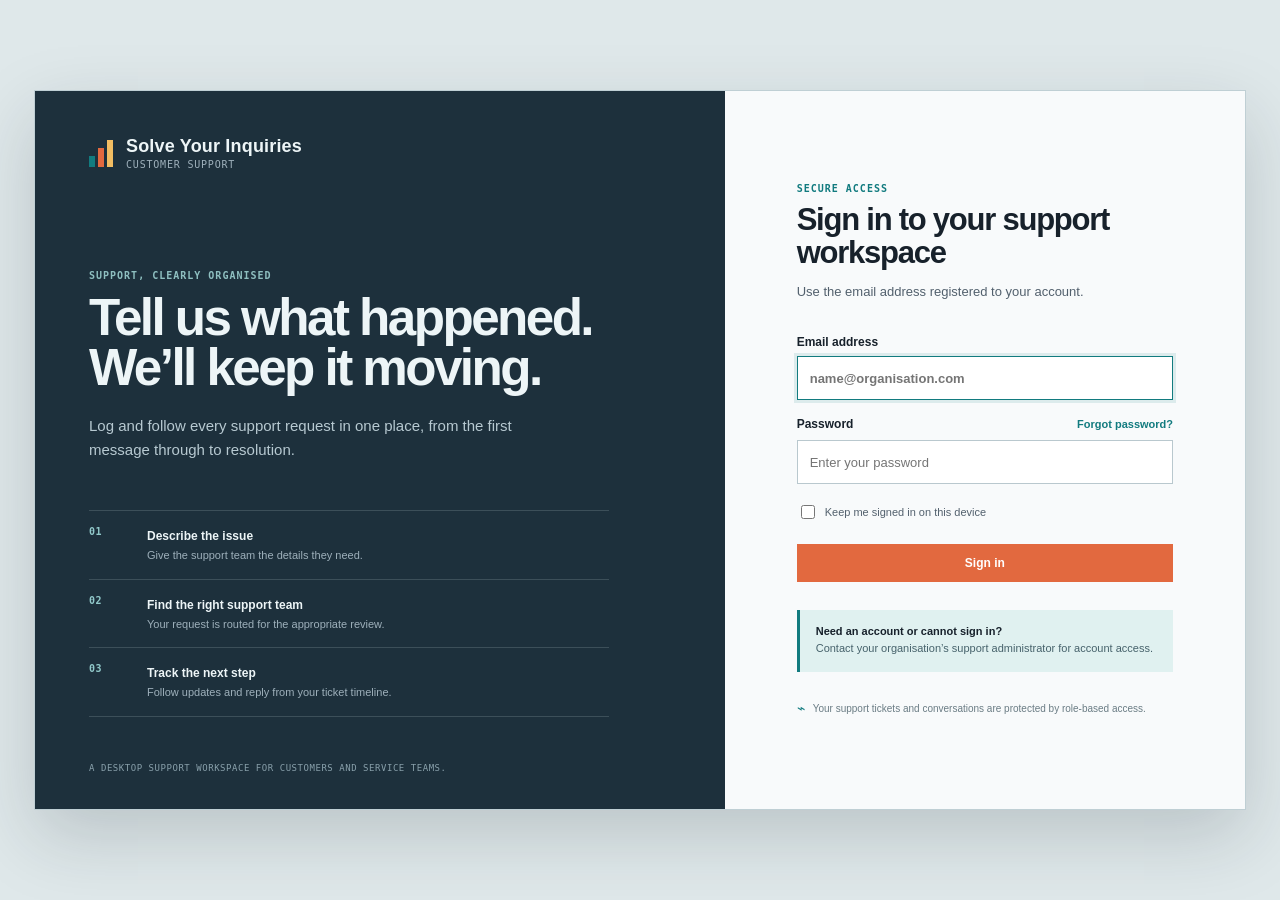
<file: web/ui-prototype/index.html>
<!doctype html>
<html lang="en">
  <head>
    <meta charset="utf-8" />
    <meta name="viewport" content="width=device-width, initial-scale=1" />
    <meta name="description" content="Desktop UI prototype for the customer support ticket system." />
    <title>Solve Your Inquiries — Customer Support</title>
    <!-- DJANGO:BASE -->
  <link rel="stylesheet" href="styles.css?v=20260823-calm-guided-home-v3" />
  </head>
  <body>
    <section id="login-screen" class="login-screen" aria-labelledby="login-title">
      <div class="login-frame">
        <section class="login-intro" aria-label="About Solve Your Inquiries">
          <a class="login-brand" href="#" aria-label="Solve Your Inquiries home">
            <span class="brand-mark" aria-hidden="true"><i></i><i></i><i></i></span>
            <span><strong>Solve Your Inquiries</strong><small>customer support</small></span>
          </a>
          <div class="login-intro-copy">
            <span class="eyebrow">Support, clearly organised</span>
            <h1>Tell us what happened.<br />We’ll keep it moving.</h1>
            <p>Log and follow every support request in one place, from the first message through to resolution.</p>
          </div>
          <ol class="login-route" aria-label="How the support service works">
            <li><span>01</span><div><strong>Describe the issue</strong><p>Give the support team the details they need.</p></div></li>
            <li><span>02</span><div><strong>Find the right support team</strong><p>Your request is routed for the appropriate review.</p></div></li>
            <li><span>03</span><div><strong>Track the next step</strong><p>Follow updates and reply from your ticket timeline.</p></div></li>
          </ol>
          <p class="login-intro-foot">A desktop support workspace for customers and service teams.</p>
        </section>
        <main class="login-card">
          <div class="login-card-head"><span class="eyebrow">Secure access</span><h2 id="login-title">Sign in to your support workspace</h2><p>Use the email address registered to your account.</p></div>
          <form id="public-login-form" class="login-form">
            <label for="login-email">Email address<input id="login-email" name="login-email" type="email" autocomplete="email" placeholder="name@organisation.com" required /></label>
            <div class="login-password-label"><label for="login-password">Password</label><button class="login-text-action" type="button" data-action="forgot-password">Forgot password?</button></div>
            <input id="login-password" name="login-password" type="password" autocomplete="current-password" placeholder="Enter your password" required />
            <label class="login-remember"><input type="checkbox" name="remember-session" /> <span>Keep me signed in on this device</span></label>
            <button class="button signal login-submit" type="submit">Sign in</button>
          </form>
          <div class="login-help"><strong>Need an account or cannot sign in?</strong><p>Contact your organisation’s support administrator for account access.</p></div>
          <p class="login-security-note"><span aria-hidden="true">⌁</span> Your support tickets and conversations are protected by role-based access.</p>
        </main>
      </div>
    </section>

    <div class="app-shell" hidden>
      <aside class="sidebar" aria-label="Primary navigation">
        <a class="brand" href="#" data-action="go-dashboard" aria-label="Return to workspace home">
          <span class="brand-mark" aria-hidden="true"><i></i><i></i><i></i></span>
          <span>
            <strong>Solve Your Inquiries</strong>
            <small>customer support</small>
          </span>
        </a>

        <section class="role-picker" aria-label="Prototype role selector">
          <span class="eyebrow">Viewing as</span>
          <div class="role-buttons" role="group" aria-label="Select a prototype role">
            <button class="role-button" type="button" data-role="customer">Customer</button>
            <button class="role-button" type="button" data-role="staff">Support Agent</button>
            <button class="role-button active" type="button" data-role="admin">Admin</button>
          </div>
        </section>

        <nav id="primary-navigation" class="primary-navigation"></nav>

        <div class="sidebar-foot">
          <div id="account-menu-shell" class="account-menu-shell">
          <button id="account-menu-trigger" class="user-chip" type="button" data-action="toggle-account-menu" aria-expanded="false" aria-controls="account-menu">
            <span class="avatar avatar-admin">AT</span>
            <span>
              <strong id="user-name">Aisha Tan</strong>
              <small id="user-role">System administrator</small>
            </span>
            <span class="account-menu-caret" aria-hidden="true">•••</span>
          </button>
          <div id="account-menu" class="account-popover" role="menu" aria-label="Account menu" hidden>
            <div class="account-popover-profile"><span>Signed in as</span><strong id="account-menu-name">Aisha Tan</strong><small id="account-menu-role">System administrator</small></div>
            <div class="account-popover-actions">
              <button class="account-menu-item" type="button" role="menuitem" data-action="edit-profile">Edit profile</button>
              <button class="account-menu-item" type="button" role="menuitem" data-action="change-password">Change password</button>
              <span class="account-menu-divider" aria-hidden="true"></span>
              <button class="account-menu-item account-menu-danger" type="button" role="menuitem" data-action="log-out">Log out</button>
            </div>
          </div>
          </div>
        </div>
      </aside>

      <section class="workspace">
        <header class="topbar">
          <div>
            <p id="breadcrumb" class="breadcrumb">Administrator / Overview</p>
            <p id="system-date" class="date-line" aria-label="Current date"></p>
          </div>
          <div class="routing-rail" aria-label="Ticket workflow">
            <span class="rail-step complete">01 <b>Intake</b></span>
            <span class="rail-line"></span>
            <span class="rail-step complete">02 <b>Route</b></span>
            <span class="rail-line"></span>
            <span class="rail-step current">03 <b>Work</b></span>
            <span class="rail-line"></span>
            <span class="rail-step">04 <b>Resolve</b></span>
          </div>
        </header>

        <main id="main-content" class="main-content" tabindex="-1"></main>
      </section>
    </div>

    <div id="toast" class="toast" role="status" aria-live="polite"></div>
    <!-- DJANGO:SESSION -->
    <script src="vendor/gsap.min.js"></script>
    <script src="motion.js?v=20260823-customer-motion-v5"></script>
    <!-- Bump this version when the UI bundle changes so browsers do not keep
         an older customer table layout from cache during local testing. -->
    <script src="app.js?v=20260823-guided-request-v5"></script>
  </body>
</html>
</file>
<file: web/ui-prototype/styles.css>
:root {
  --ink: #17212b;
  --ink-soft: #52606d;
  --slate: #253746;
  --mist: #edf2f4;
  --paper: #ffffff;
  --line: #d7e0e4;
  --signal: #e2693f;
  --signal-deep: #c74d27;
  --teal: #127b7f;
  --teal-pale: #e0f1f0;
  --gold: #d49a31;
  --gold-pale: #fff4dc;
  --violet: #6557a7;
  --rose: #b84c68;
  --success: #2f7d55;
  --sidebar-width: 272px;
  --shadow: 0 12px 30px rgba(23, 33, 43, 0.08);
  font-family: "Segoe UI", "Helvetica Neue", Arial, sans-serif;
  color: var(--ink);
  background: var(--mist);
}

* { box-sizing: border-box; }

body {
  margin: 0;
  min-width: 1180px;
  min-height: 100vh;
  background:
    linear-gradient(90deg, rgba(23, 33, 43, 0.025) 1px, transparent 1px) 0 0 / 32px 32px,
    var(--mist);
}

button, input, select, textarea { font: inherit; }
button { cursor: pointer; }

.app-shell { min-height: 100vh; }

.login-screen { display: grid; min-height: 100vh; padding: 34px; background: #dfe8ea; }
.login-screen[hidden] { display: none; }
.login-frame { display: grid; grid-template-columns: minmax(0, 1.14fr) minmax(470px, 0.86fr); width: min(1240px, 100%); min-height: 720px; margin: auto; border: 1px solid #bfcfd4; background: var(--paper); box-shadow: 0 26px 68px rgba(23, 33, 43, 0.18); }
.login-intro { display: flex; flex-direction: column; min-height: 718px; padding: 45px 54px 36px; color: #edf5f7; background: #1d303c; }
.login-brand { display: flex; align-items: center; gap: 12px; width: max-content; color: inherit; text-decoration: none; }
.login-brand strong { display: block; font-family: Bahnschrift, "Arial Narrow", sans-serif; font-size: 18px; font-weight: 700; letter-spacing: 0.01em; }
.login-brand small { display: block; margin-top: 2px; color: #9eb0bb; font-family: Consolas, monospace; font-size: 10px; letter-spacing: 0.08em; text-transform: uppercase; }
.login-intro-copy { max-width: 570px; margin: 100px 0 48px; }
.login-intro .eyebrow { color: #8ebfc0; }
.login-intro h1 { margin: 12px 0 0; font-family: Bahnschrift, "Arial Narrow", sans-serif; font-size: clamp(40px, 4vw, 60px); letter-spacing: -0.05em; line-height: 0.98; }
.login-intro-copy p { max-width: 460px; margin: 21px 0 0; color: #b7c9d1; font-size: 15px; line-height: 1.6; }
.login-route { display: grid; gap: 0; max-width: 520px; padding: 0; margin: 0; list-style: none; border-top: 1px solid rgba(220, 238, 240, 0.16); }
.login-route li { display: grid; grid-template-columns: 44px 1fr; gap: 14px; padding: 15px 0; border-bottom: 1px solid rgba(220, 238, 240, 0.16); }
.login-route li > span { color: #91c9ca; font-family: Consolas, monospace; font-size: 10px; font-weight: 700; letter-spacing: 0.06em; }
.login-route strong { font-size: 12px; }
.login-route p { margin: 4px 0 0; color: #9eb0bb; font-size: 11px; line-height: 1.4; }
.login-intro-foot { margin: auto 0 0; color: #89a0ab; font-family: Consolas, monospace; font-size: 9px; letter-spacing: 0.06em; text-transform: uppercase; }
.login-card { display: flex; flex-direction: column; justify-content: center; min-width: 0; padding: 64px 72px; background: #f8fafb; }
.login-card-head { max-width: 380px; }
.login-card-head .eyebrow { color: var(--teal); }
.login-card h2 { margin: 10px 0 0; font-family: Bahnschrift, "Arial Narrow", sans-serif; font-size: 31px; letter-spacing: -0.04em; line-height: 1.06; }
.login-card-head p { margin: 12px 0 0; color: var(--ink-soft); font-size: 13px; line-height: 1.5; }
.login-form { display: grid; max-width: 390px; gap: 9px; margin-top: 34px; }
.login-form > label { display: grid; gap: 7px; color: var(--ink); font-size: 12px; font-weight: 700; }
.login-form input[type="email"], .login-form input[type="password"] { width: 100%; min-height: 44px; padding: 0 12px; color: var(--ink); border: 1px solid #b9c8ce; outline: 0; background: #fff; font-size: 13px; }
.login-form input[type="email"]:focus, .login-form input[type="password"]:focus { border-color: var(--teal); box-shadow: 0 0 0 3px rgba(18, 123, 127, 0.12); }
.login-password-label { display: flex; align-items: baseline; justify-content: space-between; margin-top: 8px; color: var(--ink); font-size: 12px; font-weight: 700; }
.login-text-action { padding: 0; color: var(--teal); border: 0; background: transparent; font-size: 11px; font-weight: 700; }
.login-text-action:hover { color: var(--signal-deep); text-decoration: underline; }
.login-remember { display: flex !important; align-items: center; gap: 8px; margin: 9px 0 13px; color: var(--ink-soft) !important; font-size: 11px !important; font-weight: 400 !important; }
.login-remember input { width: 14px; height: 14px; accent-color: var(--teal); }
.login-submit { width: 100%; min-height: 46px; font-size: 13px; }
.login-help { max-width: 390px; margin-top: 28px; padding: 15px 16px; border-left: 3px solid var(--teal); background: var(--teal-pale); }
.login-help strong { display: block; font-size: 11px; }
.login-help p { margin: 4px 0 0; color: #46626b; font-size: 11px; line-height: 1.45; }
.login-security-note { display: flex; gap: 8px; max-width: 390px; margin: 30px 0 0; color: #6a7c84; font-size: 10px; line-height: 1.45; }
.login-security-note span { color: var(--teal); font-size: 14px; line-height: 0.9; }

.sidebar {
  position: fixed;
  z-index: 2;
  inset: 0 auto 0 0;
  display: flex;
  flex-direction: column;
  width: var(--sidebar-width);
  height: 100vh;
  overflow-y: auto;
  padding: 30px 18px 18px;
  color: #edf5f7;
  background: var(--ink);
}

.brand { display: flex; align-items: center; gap: 12px; padding: 0 10px 29px; color: inherit; text-decoration: none; }
.brand strong { display: block; font-family: Bahnschrift, "Arial Narrow", sans-serif; font-size: 17px; font-weight: 700; letter-spacing: 0.01em; white-space: nowrap; }
.brand small { display: block; margin-top: 2px; color: #9eb0bb; font-family: Consolas, monospace; font-size: 10px; letter-spacing: 0.08em; text-transform: uppercase; }
.brand-mark { display: flex; align-items: end; gap: 3px; width: 25px; height: 27px; }
.brand-mark i { display: block; width: 6px; background: var(--signal); }
.brand-mark i:nth-child(1) { height: 11px; background: var(--teal); }
.brand-mark i:nth-child(2) { height: 19px; }
.brand-mark i:nth-child(3) { height: 27px; background: #f2bd62; }

.eyebrow { display: block; color: var(--ink-soft); font-family: Consolas, monospace; font-size: 10px; font-weight: 700; letter-spacing: 0.1em; text-transform: uppercase; }
.role-picker { margin: 0 6px 28px; padding: 15px; border: 1px solid rgba(220, 238, 240, 0.13); background: rgba(255, 255, 255, 0.055); }
.role-picker .eyebrow { color: #8ca1ac; }
.role-buttons { display: grid; grid-template-columns: repeat(3, 1fr); gap: 3px; margin-top: 10px; }
.role-button { min-height: 28px; padding: 3px 1px; color: #aabdc7; border: 0; background: transparent; font-size: 10px; font-weight: 700; }
.role-button.active { color: var(--ink); background: #eef5f6; }

.primary-navigation { display: grid; gap: 3px; }
.nav-section-label { margin: 18px 10px 6px; color: #8298a3; font-family: Consolas, monospace; font-size: 10px; letter-spacing: 0.1em; text-transform: uppercase; }
.nav-item { display: flex; align-items: center; gap: 11px; min-height: 42px; padding: 0 10px; color: #b6c5cd; border: 0; border-left: 2px solid transparent; background: transparent; text-align: left; }
.nav-item:hover { color: #ffffff; background: rgba(255, 255, 255, 0.055); }
.nav-item.active { color: #fff; border-left-color: var(--signal); background: rgba(255, 255, 255, 0.08); }
.nav-mark { display: inline-grid; place-items: center; width: 19px; color: #85a8af; font-family: Consolas, monospace; font-size: 10px; }
.nav-item.active .nav-mark { color: #ffb196; }
.nav-badge { margin-left: auto; min-width: 22px; padding: 2px 5px; color: var(--ink); background: #f4f7f8; font-family: Consolas, monospace; font-size: 10px; font-weight: 700; text-align: center; }
.nav-badge.warm { background: #f6c37d; }
.nav-badge.action { color: #fff; background: var(--signal); box-shadow: 0 0 0 2px rgba(226, 105, 63, 0.16); }
.nav-badges { display: flex; gap: 5px; margin-left: auto; }
.nav-badges .nav-badge { margin-left: 0; border: 1px solid rgba(215, 224, 228, 0.8); }
.nav-badges .nav-badge.warm { border-color: #f6c37d; }

.sidebar-foot { margin-top: auto; padding: 17px 7px 0; border-top: 1px solid rgba(222, 239, 240, 0.13); }
.account-menu-shell { position: relative; }
.user-chip { display: flex; align-items: center; width: 100%; gap: 9px; padding: 6px 5px; color: inherit; border: 0; background: transparent; text-align: left; }
.user-chip:hover, .user-chip[aria-expanded="true"] { background: rgba(255, 255, 255, 0.08); }
.user-chip strong { display: block; font-size: 12px; }
.user-chip small { display: block; margin-top: 2px; color: #91a6b0; font-size: 10px; }
.avatar { display: inline-grid; flex: 0 0 31px; place-items: center; width: 31px; height: 31px; color: #fff; background: var(--violet); border-radius: 50%; font-family: Consolas, monospace; font-size: 10px; font-weight: 700; }
.avatar-customer { background: var(--teal); }
.avatar-staff { background: var(--gold); color: var(--ink); }
.account-menu-caret { margin-left: auto; color: #91a6b0; font-size: 12px; letter-spacing: 1px; }
.account-popover { position: absolute; z-index: 10; bottom: calc(100% + 12px); left: 0; width: 236px; padding: 8px; color: #edf5f7; border: 1px solid rgba(220, 238, 240, 0.2); background: #20313e; box-shadow: 0 18px 42px rgba(6, 13, 20, 0.44); }
.account-popover-profile { padding: 12px; border-left: 3px solid var(--teal); background: rgba(255, 255, 255, 0.06); }
.account-popover-profile span { display: block; color: #9eb0bb; font-family: Consolas, monospace; font-size: 9px; letter-spacing: 0.07em; text-transform: uppercase; }
.account-popover-profile strong { display: block; margin-top: 6px; font-size: 12px; }
.account-popover-profile small { display: block; margin-top: 2px; color: #aabdc7; font-size: 10px; }
.account-popover-actions { display: grid; gap: 2px; padding-top: 7px; }
.account-menu-item { width: 100%; min-height: 34px; padding: 0 10px; color: #dce8ec; border: 0; background: transparent; font-size: 11px; font-weight: 700; text-align: left; }
.account-menu-item:hover { color: #fff; background: rgba(255, 255, 255, 0.09); }
.account-menu-divider { display: block; height: 1px; margin: 5px 0; background: rgba(220, 238, 240, 0.15); }
.account-menu-danger { color: #ffae92; }
.account-menu-danger:hover { color: #fff1ec; background: rgba(226, 105, 63, 0.2); }

.workspace { min-width: 0; min-height: 100vh; margin-left: var(--sidebar-width); }
.topbar { display: flex; align-items: center; justify-content: space-between; min-height: 102px; padding: 22px 46px 20px; border-bottom: 1px solid var(--line); background: rgba(255, 255, 255, 0.84); }
.breadcrumb { margin: 0; color: var(--ink); font-family: Bahnschrift, "Arial Narrow", sans-serif; font-size: 14px; font-weight: 700; }
.date-line { margin: 5px 0 0; color: var(--ink-soft); font-size: 12px; }
.routing-rail { display: flex; align-items: center; gap: 8px; }
.routing-rail[hidden] { display: none; }
.topbar.customer-topbar { justify-content: flex-start; min-height: 68px; padding-top: 17px; padding-bottom: 17px; }
.topbar.customer-topbar .date-line { margin: 0; }
.rail-step { display: flex; align-items: baseline; gap: 4px; color: #9aa9b0; font-family: Consolas, monospace; font-size: 10px; }
.rail-step b { font-family: "Segoe UI", sans-serif; font-size: 11px; }
.rail-step.complete { color: var(--teal); }
.rail-step.current { color: var(--signal-deep); }
.rail-line { display: block; width: 28px; height: 1px; background: #c6d0d4; }

.main-content { max-width: 1540px; padding: 37px 46px 52px; }
.page-heading { display: flex; align-items: end; justify-content: space-between; gap: 24px; margin-bottom: 25px; }
.page-heading h1 { max-width: 680px; margin: 5px 0 0; font-family: Bahnschrift, "Arial Narrow", sans-serif; font-size: 34px; font-weight: 700; letter-spacing: -0.035em; line-height: 1; }
.page-heading p { margin: 9px 0 0; color: var(--ink-soft); font-size: 14px; line-height: 1.5; }
.heading-actions { display: flex; align-items: center; gap: 9px; }

.button { min-height: 38px; padding: 0 14px; border: 1px solid var(--ink); background: var(--ink); color: #fff; font-size: 12px; font-weight: 700; }
.button:disabled { cursor: wait; opacity: 0.62; }
.button:hover { background: var(--slate); }
.button.secondary { color: var(--ink); border-color: var(--line); background: var(--paper); }
.button.secondary:hover { border-color: var(--ink-soft); background: #f8fafb; }
.button.signal { border-color: var(--signal); background: var(--signal); }
.button.signal:hover { border-color: var(--signal-deep); background: var(--signal-deep); }
.button.text { min-height: auto; padding: 0; color: var(--teal); border: 0; background: transparent; }

.model-banner { display: grid; grid-template-columns: auto minmax(0, 1fr) auto; align-items: center; gap: 18px; margin-bottom: 24px; padding: 15px 18px; border-left: 4px solid var(--signal); background: var(--paper); box-shadow: var(--shadow); }
.model-token { display: grid; place-items: center; width: 47px; height: 47px; color: var(--signal-deep); background: #fff0eb; font-family: Consolas, monospace; font-size: 12px; font-weight: 700; }
.model-banner strong { display: block; font-size: 14px; }
.model-banner p { margin: 3px 0 0; color: var(--ink-soft); font-size: 12px; }
.model-banner-actions { display: flex; align-items: center; gap: 12px; }
.live-dot { display: inline-flex; align-items: center; gap: 5px; color: var(--success); font-family: Consolas, monospace; font-size: 10px; font-weight: 700; letter-spacing: 0.06em; }
.live-dot::before { width: 7px; height: 7px; content: ""; background: currentColor; border-radius: 50%; }

.metric-grid { display: grid; grid-template-columns: repeat(4, minmax(0, 1fr)); gap: 14px; margin-bottom: 26px; }
.customer-metric-grid { grid-template-columns: repeat(2, minmax(0, 1fr)); max-width: 740px; }
.metric-card { min-height: 126px; padding: 17px 18px; border: 1px solid var(--line); background: var(--paper); }
.metric-card .eyebrow { margin-bottom: 10px; }
.metric-card-header { display: flex; align-items: flex-start; justify-content: space-between; min-height: 20px; margin-bottom: 10px; }
.metric-card-header .eyebrow { margin-bottom: 0; }
.admin-metric-period-bar { display: flex; align-items: center; justify-content: flex-end; gap: 11px; margin: -6px 0 10px; }
.admin-metric-period-bar .eyebrow { margin: 0; }
.metric-period-switcher { display: inline-flex; overflow: hidden; border: 1px solid var(--line); background: var(--paper); }
.metric-period-button { min-width: 50px; min-height: 29px; padding: 0 10px; color: var(--ink-soft); border: 0; border-right: 1px solid var(--line); background: transparent; font-family: Consolas, monospace; font-size: 9px; font-weight: 700; letter-spacing: 0.05em; text-transform: uppercase; }
.metric-period-button:last-child { border-right: 0; }
.metric-period-button:hover { color: var(--ink); background: #f5f8f9; }
.metric-period-button.active { color: #fff; background: var(--teal); }
.metric-period-label { display: inline-block; color: var(--teal); font-family: Consolas, monospace; font-size: 9px; font-weight: 700; letter-spacing: 0.04em; text-transform: uppercase; white-space: nowrap; }
.metric-swap { display: grid; place-items: center; width: 24px; height: 24px; margin: -4px -4px 0 8px; color: var(--teal); border: 1px solid var(--line); background: var(--paper); font-size: 15px; line-height: 1; }
.metric-swap:hover { color: var(--signal-deep); border-color: var(--signal); background: #fff7f3; }
.metric-value { font-family: Bahnschrift, "Arial Narrow", sans-serif; font-size: 31px; font-weight: 700; letter-spacing: -0.045em; line-height: 1; }
.metric-footer { display: flex; align-items: center; gap: 5px; margin-top: 12px; color: var(--ink-soft); font-size: 11px; }
.period-label { color: var(--teal); font-family: Consolas, monospace; font-size: 9px; font-weight: 700; letter-spacing: 0.04em; text-transform: uppercase; }
.trend { color: var(--success); font-family: Consolas, monospace; font-weight: 700; }
.trend.warn { color: var(--signal-deep); }

/* Customer home: calm, guided service portal. Kept deliberately scoped so staff
   and administrator workspaces retain their existing information-dense layout. */
.customer-home { display: grid; gap: 22px; }
.customer-guided-hero { display: grid; grid-template-columns: minmax(0, 1.15fr) minmax(400px, 0.85fr); min-height: 315px; overflow: hidden; border: 1px solid #cfe0e2; border-radius: 18px; background: var(--paper); box-shadow: 0 20px 44px rgba(23, 33, 43, 0.10); }
.customer-guided-hero__lead { position: relative; overflow: hidden; padding: 54px 58px; color: #f4fbfb; background: #174758; }
.customer-guided-hero__lead::before, .customer-guided-hero__lead::after { position: absolute; border: 1px solid rgba(154, 223, 217, 0.18); border-radius: 50%; content: ""; pointer-events: none; }
.customer-guided-hero__lead::before { right: -138px; bottom: -233px; width: 468px; height: 468px; box-shadow: 0 0 0 32px rgba(154, 223, 217, 0.055), 0 0 0 66px rgba(154, 223, 217, 0.026); }
.customer-guided-hero__lead::after { right: 20%; bottom: -123px; width: 315px; height: 315px; }
.customer-guided-hero__lead > * { position: relative; z-index: 1; }
.customer-guided-hero__sun { position: absolute; z-index: 0; top: -42px; right: 28%; width: 104px; height: 104px; border-radius: 50%; background: var(--signal); }
.customer-guided-hero__lead .eyebrow { color: #8fe0db; }
.customer-guided-hero__lead h1 { max-width: 620px; margin: 13px 0 0; font-family: Bahnschrift, "Arial Narrow", sans-serif; font-size: clamp(44px, 4.4vw, 64px); font-weight: 700; letter-spacing: -0.055em; line-height: 0.95; }
.customer-guided-hero__lead p:not(.eyebrow) { max-width: 555px; margin: 23px 0 0; color: #d8ebed; font-size: 16px; line-height: 1.55; }
.customer-guided-hero__actions { display: flex; flex-wrap: wrap; gap: 11px; margin-top: 27px; }
.customer-guided-hero__actions .button { min-height: 47px; padding: 0 18px; border-radius: 9px; font-size: 13px; }
.customer-guided-hero__primary-action { border-color: #f36f43; background: #f36f43; box-shadow: 0 10px 20px rgba(8, 29, 36, 0.26); }
.customer-guided-hero__primary-action:hover { border-color: #cf4f2a; background: #cf4f2a; }
.customer-guided-hero__secondary-action { color: #f7ffff; border-color: rgba(230, 248, 249, 0.42); background: rgba(20, 70, 85, 0.25); }
.customer-guided-hero__secondary-action:hover { color: #fff; border-color: #e5fbfb; background: rgba(255, 255, 255, 0.11); }
.customer-guided-hero__journey { padding: 55px 50px 36px; background: radial-gradient(circle at 100% 0, rgba(238, 105, 63, 0.12), transparent 33%), linear-gradient(145deg, #fbfefe, #edf8f7); }
.customer-guided-hero__journey .eyebrow { color: #007784; }
.customer-guided-hero__journey h2 { max-width: 320px; margin: 10px 0 0; font-family: Bahnschrift, "Arial Narrow", sans-serif; font-size: 29px; letter-spacing: -0.035em; line-height: 1.02; }
.customer-guided-hero__journey > p:not(.eyebrow) { margin: 15px 0 22px; color: var(--ink-soft); font-size: 13px; }
.customer-journey-list { position: relative; display: grid; gap: 14px; margin: 0; padding: 0; list-style: none; }
.customer-journey-list::before { position: absolute; top: 33px; bottom: 34px; left: 17px; width: 2px; background: var(--teal); content: ""; }
.customer-journey-list li { position: relative; display: grid; grid-template-columns: 36px 1fr; align-items: start; gap: 12px; }
.customer-journey-list li > span { position: relative; z-index: 1; display: grid; width: 36px; height: 36px; place-items: center; color: var(--teal); border: 2px solid var(--teal); border-radius: 50%; background: #f8fcfc; font-family: Consolas, monospace; font-size: 11px; font-weight: 700; }
.customer-journey-list li.is-current > span { color: #fff; background: var(--teal); box-shadow: 0 0 0 5px rgba(18, 123, 127, 0.12); }
.customer-journey-list strong { display: block; margin-top: 2px; font-size: 13px; }
.customer-journey-list p { margin: 3px 0 0; color: var(--ink-soft); font-size: 11px; line-height: 1.42; }
.customer-home .table-panel { overflow: hidden; margin-top: 0; border-radius: 14px; box-shadow: var(--shadow); }
.customer-my-tickets-panel { overflow: hidden; margin-top: 20px; border-color: #cfe0e2; border-radius: 16px; box-shadow: 0 18px 38px rgba(23, 33, 43, 0.08); }
.customer-my-tickets-panel .panel-head { padding: 20px 21px 16px; background: rgba(255, 255, 255, 0.96); }
.customer-my-tickets-panel .panel-head h2 { font-size: 19px; letter-spacing: -0.025em; }
.customer-my-tickets-panel .panel-head p { margin-top: 5px; line-height: 1.45; }
.customer-my-tickets-panel .data-table th { padding-top: 11px; padding-bottom: 11px; border-bottom-color: #d7e6e8; background: #f4fafb; }
.customer-my-tickets-panel .data-table td { padding-top: 16px; padding-bottom: 16px; }
.customer-my-tickets-panel .data-table tbody tr { transition: background-color 160ms ease; }
.customer-my-tickets-panel .data-table tbody tr:hover td { background: #f4fbfb; }
.customer-my-tickets-panel .table-pagination { background: #f4fafb; }
.customer-home-intro { display: grid; gap: 13px; padding: 3px 2px 0; }
.customer-home-welcome h2 { margin: 6px 0 0; color: var(--ink); font-family: Bahnschrift, "Arial Narrow", sans-serif; font-size: 30px; font-weight: 700; letter-spacing: -0.04em; line-height: 1; }
.customer-home-welcome p { margin: 9px 0 0; color: var(--ink-soft); font-size: 13px; line-height: 1.5; }
.customer-home-notice { display: flex; align-items: center; gap: 10px; min-height: 23px; padding: 12px 14px; color: #365861; border: 1px solid #cce7e5; border-radius: 13px; background: #f0fbfa; font-size: 12px; line-height: 1.45; }
.customer-home-notice.is-action { color: #6d5145; border-color: #f2d4c6; background: #fff8f3; }
.customer-home-notice__icon { display: grid; flex: 0 0 22px; width: 22px; height: 22px; place-items: center; color: #fff; border-radius: 50%; background: var(--teal); font-size: 12px; font-weight: 700; }
.customer-home-notice.is-action .customer-home-notice__icon { background: var(--signal); }
.customer-home-notice__copy { min-width: 0; }
.customer-home-notice strong { color: var(--ink); }
.customer-home-notice__action { flex: 0 0 auto; min-height: 31px; margin-left: auto; padding: 0 12px; font-size: 10px; }

/* Customer actions use calm, touch-friendly surfaces without changing the
   dense operational controls used by Staff and Admin workspaces. */
.app-shell[data-user-role="customer"] .button { border-radius: 10px; transition: color 160ms ease, border-color 160ms ease, background 160ms ease, box-shadow 160ms ease; }
.app-shell[data-user-role="customer"] .button.signal { border-color: #ef724b; background: #ef724b; box-shadow: 0 7px 14px rgba(226, 105, 63, 0.18); }
.app-shell[data-user-role="customer"] .button.signal:hover { border-color: #cd5734; background: #cd5734; box-shadow: 0 9px 18px rgba(205, 87, 52, 0.23); }
.app-shell[data-user-role="customer"] .button.secondary { color: #176d71; border-color: #c8e2e0; background: #f1fbfa; }
.app-shell[data-user-role="customer"] .button.secondary:hover { color: #075e66; border-color: #9fd1ce; background: #e2f5f3; }
.app-shell[data-user-role="customer"] .row-action { min-height: 33px; padding: 0 12px; font-family: "Segoe UI", sans-serif; font-size: 10px; }
.app-shell[data-user-role="customer"] .status { padding: 5px 10px; border-radius: 999px; letter-spacing: 0.02em; }
.app-shell[data-user-role="customer"] .status.open { color: #126b70; background: #dff4f2; }
.app-shell[data-user-role="customer"] .status.progress { color: #78601c; background: #fff5d9; }
.app-shell[data-user-role="customer"] .status.waiting { color: #9b4f37; background: #fff0ea; }
.app-shell[data-user-role="customer"] .status.resolved { color: #2e7551; background: #e5f5eb; }
.app-shell[data-user-role="customer"] .status.draft { color: #536c75; background: #edf4f5; }
.app-shell[data-user-role="customer"] .status.pending-close { color: #4d6086; background: #edf0fd; }
.app-shell[data-user-role="customer"] .status.reopened { color: #6f4b93; background: #f1eafd; }
.app-shell[data-user-role="customer"] .customer-action-note { padding: 5px 8px; color: #3e7154; border-radius: 999px; background: #e5f5eb; }

.two-column { display: grid; grid-template-columns: minmax(0, 1.5fr) minmax(340px, 0.86fr); gap: 20px; }
.performance-periods { display: inline-flex; overflow: hidden; border: 1px solid var(--line); background: var(--line); }
.performance-period { min-height: 36px; padding: 0 13px; color: var(--ink-soft); border: 0; background: var(--paper); font-size: 11px; font-weight: 700; }
.performance-period:hover { color: var(--teal); background: #f8fafb; }
.performance-period.active { color: #fff; background: var(--teal); }
.performance-metric-grid { margin-bottom: 20px; }
.performance-detail-grid { display: grid; grid-template-columns: minmax(0, 1.45fr) minmax(330px, 0.9fr); gap: 20px; margin-bottom: 20px; }
.performance-total { color: var(--teal); font-family: Consolas, monospace; font-size: 10px; font-weight: 700; letter-spacing: 0.04em; text-transform: uppercase; white-space: nowrap; }
.performance-cadence-chart { display: grid; grid-template-columns: repeat(auto-fit, minmax(48px, 1fr)); align-items: end; gap: 10px; min-height: 186px; }
.performance-bar-column { display: grid; grid-template-rows: 16px 132px 19px; align-items: end; gap: 7px; min-width: 0; text-align: center; }
.performance-bar-value { color: var(--ink); font-family: Bahnschrift, "Arial Narrow", sans-serif; font-size: 16px; font-weight: 700; }
.performance-bar-track { display: flex; align-items: end; height: 132px; padding: 0 7px; border-bottom: 2px solid #c8d6da; background: #edf3f4; }
.performance-bar { display: block; width: 100%; min-height: 10px; background: var(--teal); }
.performance-bar-label { overflow: hidden; color: var(--ink-soft); font-family: Consolas, monospace; font-size: 9px; letter-spacing: 0.02em; text-overflow: ellipsis; white-space: nowrap; }
.performance-cadence-caption { margin: 14px 0 0; color: var(--ink-soft); font-size: 11px; }
.quality-list { display: grid; gap: 0; }
.quality-row { display: grid; grid-template-columns: minmax(0, 1fr) auto; align-items: center; gap: 15px; padding: 13px 0; border-bottom: 1px solid #e7edef; }
.quality-row:first-child { padding-top: 0; }
.quality-row:last-child { padding-bottom: 0; border-bottom: 0; }
.quality-row strong { display: block; font-size: 11px; }
.quality-row p { margin: 3px 0 0; color: var(--ink-soft); font-size: 10px; line-height: 1.4; }
.quality-row > span { color: var(--teal); font-family: Bahnschrift, "Arial Narrow", sans-serif; font-size: 24px; font-weight: 700; letter-spacing: -0.03em; }
.performance-note { display: grid; grid-template-columns: 16px minmax(0, 1fr); gap: 8px; margin-top: 16px; padding: 12px 13px; color: #3e5860; border-left: 3px solid var(--teal); background: #edf7f7; font-size: 11px; line-height: 1.45; }
.performance-note > span:first-child { color: var(--teal); font-weight: 700; }
.performance-note strong { color: var(--ink); }
.performance-outcomes { margin-top: 0; }
.panel { border: 1px solid var(--line); background: var(--paper); }
.panel-head { display: flex; align-items: center; justify-content: space-between; gap: 18px; padding: 18px 19px 15px; border-bottom: 1px solid var(--line); }
.panel-head h2 { margin: 0; font-family: Bahnschrift, "Arial Narrow", sans-serif; font-size: 16px; letter-spacing: -0.015em; }
.panel-head p { margin: 3px 0 0; color: var(--ink-soft); font-size: 11px; }
.panel-body { padding: 19px; }

.bar-list { display: grid; gap: 13px; }
.bar-row { display: grid; grid-template-columns: 145px minmax(0, 1fr) 42px; align-items: center; gap: 10px; }
.bar-label { overflow: hidden; font-size: 11px; text-overflow: ellipsis; white-space: nowrap; }
.bar-track { height: 9px; overflow: hidden; background: #edf1f2; }
.bar-fill { display: block; height: 100%; background: var(--teal); }
.bar-fill.signal { background: var(--signal); }
.bar-fill.gold { background: var(--gold); }
.bar-value { color: var(--ink-soft); font-family: Consolas, monospace; font-size: 10px; text-align: right; }
.overdue-queue-panel { border-top: 3px solid var(--gold); }
.overdue-queue-panel .bar-row.zero .bar-value { color: #9baab0; }
.overdue-panel-actions { display: flex; align-items: center; gap: 12px; }

.activity-list { display: grid; gap: 0; }
.activity-item { display: grid; grid-template-columns: 12px minmax(0, 1fr); gap: 10px; padding: 12px 0; border-bottom: 1px solid #e9eff1; }
.activity-item:last-child { border-bottom: 0; }
.activity-dot { width: 8px; height: 8px; margin-top: 5px; background: var(--teal); border-radius: 50%; }
.activity-dot.signal { background: var(--signal); }
.activity-dot.gold { background: var(--gold); }
.activity-item strong { display: block; font-size: 11px; font-weight: 700; }
.activity-item p { margin: 3px 0 0; color: var(--ink-soft); font-size: 11px; line-height: 1.45; }
.activity-item time { display: block; margin-top: 3px; color: #90a0a7; font-family: Consolas, monospace; font-size: 9px; }

.audit-page-heading { margin-bottom: 18px; }
.audit-retention { display: grid; grid-template-columns: auto minmax(0, 105px); align-items: center; gap: 10px; padding: 12px 15px; border-left: 3px solid var(--teal); background: #edf7f7; }
.audit-retention strong { color: var(--teal); font-family: Bahnschrift, "Arial Narrow", sans-serif; font-size: 28px; line-height: 1; letter-spacing: -0.04em; }
.audit-retention span { color: #46636b; font-family: Consolas, monospace; font-size: 9px; font-weight: 700; line-height: 1.4; letter-spacing: 0.04em; text-transform: uppercase; }
.audit-intro { display: grid; grid-template-columns: 1fr 1fr; margin: 0 0 20px; border: 1px solid var(--line); background: var(--paper); }
.audit-intro-choice { display: grid; gap: 5px; padding: 14px 18px; color: var(--ink-soft); border: 0; background: var(--paper); font: inherit; text-align: left; cursor: pointer; }
.audit-intro-choice + .audit-intro-choice { border-left: 1px solid var(--line); }
.audit-intro-choice .eyebrow { color: var(--teal); }
.audit-intro-choice > span:last-child { font-size: 11px; }
.audit-intro-choice:hover { color: var(--ink); background: #f5f9fa; }
.audit-intro-choice.active { color: var(--ink); background: #f7fbfb; box-shadow: inset 0 -3px 0 var(--teal); }
.audit-workspace { overflow: hidden; }
.audit-tabs { padding-left: 19px; }
.admin-activity-layout { padding: 20px; background: #f7fafb; }
.admin-activity-list { padding: 0 19px; }
.admin-activity-item { display: grid; grid-template-columns: 12px minmax(0, 1fr); gap: 11px; padding: 16px 0; border-bottom: 1px solid #e7edef; }
.admin-activity-item:last-child { border-bottom: 0; }
.admin-activity-meta { display: flex; align-items: center; justify-content: space-between; gap: 12px; }
.admin-activity-meta time { color: #90a0a7; font-family: Consolas, monospace; font-size: 9px; white-space: nowrap; }
.admin-activity-item h2 { margin: 8px 0 0; font-family: Bahnschrift, "Arial Narrow", sans-serif; font-size: 14px; letter-spacing: -0.01em; }
.admin-activity-item p { margin: 4px 0 0; color: var(--ink-soft); font-size: 11px; line-height: 1.45; }
.admin-activity-actor { display: block; margin-top: 7px; color: #71838a; font-family: Consolas, monospace; font-size: 9px; font-weight: 700; letter-spacing: 0.02em; }
.audit-category { display: inline-block; width: max-content; padding: 3px 6px; color: #176d71; background: var(--teal-pale); font-family: Consolas, monospace; font-size: 9px; font-weight: 700; letter-spacing: 0.04em; text-transform: uppercase; }
.audit-category.routing { color: #76566a; background: #f7eaf0; }
.audit-category.ticket { color: #665312; background: var(--gold-pale); }
.audit-category.model { color: #176d71; background: var(--teal-pale); }
.audit-category.access { color: #4c5a7a; background: #e8edf8; }
.audit-controls { display: grid; grid-template-columns: minmax(220px, 1fr) 170px auto auto; align-items: end; gap: 12px; padding: 15px 19px; border-bottom: 1px solid var(--line); background: #f8fafb; }
.audit-controls > label, .audit-search-control { display: grid; gap: 5px; color: var(--ink-soft); font-family: Consolas, monospace; font-size: 9px; font-weight: 700; letter-spacing: 0.06em; text-transform: uppercase; }
.audit-controls input, .audit-controls select { min-height: 34px; padding: 0 9px; color: var(--ink); border: 1px solid #bdcbd1; background: var(--paper); font-family: "Segoe UI", sans-serif; font-size: 11px; font-weight: 600; letter-spacing: 0; text-transform: none; }
.audit-search-input { position: relative; }
.audit-search-input input { width: 100%; padding-right: 45px; box-sizing: border-box; }
.audit-search-clear { position: absolute; top: 1px; right: 1px; display: grid; place-items: center; width: 36px; height: 32px; padding: 0; color: #62757c; border: 0; background: transparent; font-family: "Segoe UI Symbol", "Segoe UI", sans-serif; font-size: 20px; line-height: 1; cursor: pointer; }
.audit-search-clear:hover { color: #fff; background: var(--signal); }
.audit-search-clear:disabled { color: #aebcc1; background: transparent; cursor: default; }
.audit-control-actions { display: flex; align-items: center; gap: 9px; min-height: 34px; }
.audit-control-actions .button { min-height: 34px; white-space: nowrap; }
.audit-result-count { align-self: center; margin-top: 17px; color: var(--ink-soft); font-size: 10px; white-space: nowrap; }
.audit-table-wrap { overflow-x: auto; }
.audit-table { min-width: 900px; }
.audit-table td { vertical-align: top; }
.audit-table td > strong { display: block; font-size: 11px; }
.audit-table .muted { display: block; max-width: 350px; margin-top: 4px; line-height: 1.4; }
.audit-time { color: #61747c; font-family: Consolas, monospace; font-size: 10px; white-space: nowrap; }
.audit-record { color: var(--teal); font-family: Consolas, monospace; font-size: 10px; font-weight: 700; white-space: nowrap; }
.routing-failed-label { color: var(--signal-deep); font-family: Consolas, monospace; font-size: 10px; font-weight: 700; }
.attention-reason { display: inline-block; padding: 4px 7px; font-family: Consolas, monospace; font-size: 9px; font-weight: 700; letter-spacing: 0.04em; text-transform: uppercase; white-space: nowrap; }
.attention-reason.routing-failure { color: #9a3d24; background: #fff0eb; }
.attention-reason.overdue { color: #665312; background: var(--gold-pale); }
.admin-attention-row td:first-child { border-left: 3px solid transparent; }
.admin-attention-row:has(.attention-reason.routing-failure) td:first-child { border-left-color: var(--signal); }
.admin-attention-row:has(.attention-reason.overdue) td:first-child { border-left-color: var(--gold); }
.admin-ticket-management-note, .admin-ticket-note { display: flex; gap: 10px; padding: 13px 14px; color: #3f5963; border-left: 3px solid var(--teal); background: #edf7f7; font-size: 12px; line-height: 1.5; }
.admin-ticket-management-note { margin: -5px 0 20px; }
.admin-ticket-management-note > span:first-child, .admin-ticket-note > span:first-child { color: var(--teal); font-weight: 700; }
.admin-ticket-management-note strong, .admin-ticket-note strong { color: var(--ink); }
.admin-ticket-table-wrap { overflow-x: auto; }
.admin-ticket-table .data-table { min-width: 1180px; }
.admin-management-attention { border-top: 3px solid var(--signal); }

.table-panel { margin-top: 20px; }
.ticket-pool-page .queue-banner { margin-top: 2px; }
.ticket-pool-filters, .my-tickets-filters { display: flex; align-items: end; gap: 13px; padding: 13px 19px; border-bottom: 1px solid var(--line); background: #f8fafb; }
.ticket-pool-filters label, .my-tickets-filters label { display: grid; gap: 5px; min-width: 164px; color: var(--ink-soft); font-family: Consolas, monospace; font-size: 9px; font-weight: 700; letter-spacing: 0.06em; text-transform: uppercase; }
.ticket-pool-filters select, .my-tickets-filters select { min-height: 32px; padding: 0 9px; color: var(--ink); border: 1px solid #bdcbd1; background: var(--paper); font-family: "Segoe UI", sans-serif; font-size: 11px; font-weight: 600; letter-spacing: 0; text-transform: none; }
.ticket-pool-filters .button, .my-tickets-filters .button { margin: 0 3px 7px 1px; }
.ticket-pool-filter-count, .my-tickets-filter-count { margin: 0 0 8px auto; color: var(--ink-soft); font-size: 11px; white-space: nowrap; }
.admin-ticket-controls { margin-top: 20px; padding: 14px 18px; border-top: 3px solid var(--teal); background: #f8fafb; }
.admin-ticket-searchbar { display: grid; grid-template-columns: minmax(260px, 1fr) auto auto auto; align-items: end; gap: 10px; }
.admin-ticket-searchbar > label, .staff-my-tickets-search > label { display: grid; gap: 5px; color: var(--ink-soft); font-family: Consolas, monospace; font-size: 9px; font-weight: 700; letter-spacing: 0.06em; text-transform: uppercase; }
.admin-ticket-search-input, .staff-my-tickets-search-input { position: relative; display: block; }
.admin-ticket-search-input input, .staff-my-tickets-search-input input { width: 100%; min-height: 34px; padding: 0 39px 0 10px; color: var(--ink); border: 1px solid #bdcbd1; outline: 0; background: var(--paper); font-family: "Segoe UI", sans-serif; font-size: 11px; text-transform: none; }
.admin-ticket-search-input input:focus, .staff-my-tickets-search-input input:focus { border-color: var(--teal); box-shadow: 0 0 0 3px rgba(18, 123, 127, 0.12); }
.admin-ticket-search-clear, .staff-my-tickets-search-input button { position: absolute; top: 1px; right: 1px; display: grid; place-items: center; width: 34px; height: 32px; padding: 0; color: #62757c; border: 0; background: transparent; font-family: "Segoe UI Symbol", "Segoe UI", sans-serif; font-size: 18px; line-height: 1; cursor: pointer; }
.admin-ticket-search-clear:hover, .staff-my-tickets-search-input button:hover { color: #fff; background: var(--signal); }
.admin-ticket-search-clear:disabled, .staff-my-tickets-search-input button:disabled { color: #aebcc1; background: transparent; cursor: default; }
.admin-ticket-result-count { align-self: center; color: var(--ink-soft); font-size: 11px; white-space: nowrap; }
.admin-ticket-filters { display: flex; align-items: end; gap: 13px; padding-top: 14px; border-top: 1px solid var(--line); }
.admin-ticket-filter-grid { display: grid; grid-template-columns: repeat(6, minmax(120px, 1fr)); flex: 1; gap: 10px; }
.admin-ticket-filters label { display: grid; gap: 5px; color: var(--ink-soft); font-family: Consolas, monospace; font-size: 9px; font-weight: 700; letter-spacing: 0.06em; text-transform: uppercase; }
.admin-ticket-filters select { min-height: 32px; padding: 0 9px; color: var(--ink); border: 1px solid #bdcbd1; background: var(--paper); font-family: "Segoe UI", sans-serif; font-size: 11px; font-weight: 600; letter-spacing: 0; text-transform: none; }
.admin-ticket-filters .button { margin-bottom: 1px; white-space: nowrap; }
.staff-my-tickets-search { display: grid; grid-template-columns: minmax(250px, 1fr) auto; align-items: end; gap: 9px; min-width: 350px; margin-right: auto; }
.table-empty { margin: 0; padding: 9px 0; color: var(--ink-soft); font-size: 12px; text-align: center; }
.data-table { width: 100%; border-collapse: collapse; }
.data-table th { padding: 10px 18px; color: var(--ink-soft); border-bottom: 1px solid var(--line); background: #f8fafb; font-family: Consolas, monospace; font-size: 9px; font-weight: 700; letter-spacing: 0.07em; text-align: left; text-transform: uppercase; }
.table-sort { display: inline-flex; align-items: center; gap: 5px; padding: 0; color: inherit; border: 0; background: transparent; font: inherit; letter-spacing: inherit; text-transform: inherit; }
.table-sort:hover, .table-sort.active { color: var(--teal); }
.table-sort span { color: var(--signal-deep); font-family: "Segoe UI Symbol", sans-serif; font-size: 12px; line-height: 1; }
.data-table td { padding: 13px 18px; border-bottom: 1px solid #e7edef; font-size: 12px; vertical-align: middle; }
.data-table tr:last-child td { border-bottom: 0; }
.data-table tbody tr:hover { background: #fbfcfc; }
.customer-ticket-row { cursor: pointer; }
.customer-ticket-row:hover td { background: #f7fbfb; }
.customer-ticket-row:focus { position: relative; outline: 3px solid rgba(226, 105, 63, 0.5); outline-offset: -3px; }
.customer-ticket-row.draft-ticket-row td { background: #fbfcfc; }
.customer-ticket-row.draft-ticket-row:hover td { background: #f2f7f8; }
.ticket-code { color: var(--teal); font-family: Consolas, monospace; font-size: 10px; font-weight: 700; }
.ticket-subject { display: block; max-width: 260px; overflow: hidden; font-weight: 700; text-overflow: ellipsis; white-space: nowrap; }
.muted { color: var(--ink-soft); font-size: 11px; }
.status { display: inline-block; padding: 4px 7px; font-family: Consolas, monospace; font-size: 9px; font-weight: 700; letter-spacing: 0.04em; text-transform: uppercase; }
.status.open { color: #176d71; background: var(--teal-pale); }
.status.progress { color: #665312; background: var(--gold-pale); }
.status.waiting { color: #76566a; background: #f7eaf0; }
.status.resolved { color: #376c4b; background: #e5f2e9; }
.status.draft { color: #64737d; background: #edf1f2; }
.status.pending-close { color: #4c5a7a; background: #e8edf8; }
.status.reopened { color: #6a4a85; background: #eee7f6; }
.closure-window { display: block; margin-top: 5px; color: #4c5a7a; font-family: Consolas, monospace; font-size: 9px; font-weight: 700; letter-spacing: 0.03em; text-transform: uppercase; white-space: nowrap; }
.priority { display: inline-flex; align-items: center; gap: 5px; font-size: 11px; }
.priority::before { width: 7px; height: 7px; content: ""; background: currentColor; border-radius: 50%; }
.priority.high { color: var(--rose); }
.priority.medium { color: var(--gold); }
.priority.low { color: var(--teal); }
.row-action { min-height: 30px; padding: 0 10px; white-space: nowrap; font-size: 10px; }
.draft-actions { display: flex; align-items: center; gap: 12px; white-space: nowrap; }
.button.danger-text { color: var(--signal-deep); }
.customer-action-note { display: inline-block; color: #4c5a7a; font-family: Consolas, monospace; font-size: 9px; font-weight: 700; letter-spacing: 0.03em; text-transform: uppercase; }
.customer-action-note.closed { color: var(--success); }
.closed-ticket-pagination { display: flex; align-items: center; justify-content: space-between; gap: 16px; padding: 13px 18px; border-top: 1px solid var(--line); background: #f8fafb; }
.closed-ticket-pagination > span { color: var(--ink-soft); font-size: 11px; }
.closed-ticket-pagination > div { display: flex; gap: 8px; }
.closed-ticket-pagination .button { min-height: 32px; padding: 0 11px; font-size: 10px; }
.closed-ticket-pagination .button:disabled { cursor: default; color: #9aa8ae; border-color: #dbe3e6; background: #f5f7f8; }
.table-pagination { display: flex; align-items: center; justify-content: space-between; gap: 16px; padding: 13px 18px; border-top: 1px solid var(--line); background: #f8fafb; }
.table-pagination-status { display: flex; align-items: center; gap: 24px; }
.table-pagination > span { color: var(--ink-soft); font-size: 11px; }
.table-pagination-status > span { color: var(--ink-soft); font-size: 11px; }
.table-pagination > div { display: flex; gap: 8px; }
.table-page-jump { display: inline-flex; align-items: center; gap: 6px; margin-left: 4px; padding-left: 12px; border-left: 1px solid var(--line); color: var(--ink-soft); font-family: Consolas, monospace; font-size: 9px; font-weight: 700; letter-spacing: 0.05em; text-transform: uppercase; white-space: nowrap; }
.table-page-jump input { width: 52px; min-height: 30px; padding: 0 7px; color: var(--ink); border: 1px solid #bdcbd1; background: var(--paper); font-family: "Segoe UI", sans-serif; font-size: 11px; font-weight: 600; letter-spacing: 0; text-align: center; text-transform: none; }
.table-page-jump input:focus { border-color: var(--teal); box-shadow: 0 0 0 3px rgba(18, 123, 127, 0.12); outline: 0; }
.table-pagination > button + button { margin-left: 8px; }
.table-pagination .button { min-height: 32px; padding: 0 11px; font-size: 10px; }
.table-pagination .button:disabled { cursor: default; color: #9aa8ae; border-color: #dbe3e6; background: #f5f7f8; }

.tabs { display: flex; gap: 4px; padding: 0 19px; border-bottom: 1px solid var(--line); }
.tab { padding: 12px 3px 10px; margin-right: 16px; color: var(--ink-soft); border: 0; border-bottom: 2px solid transparent; background: transparent; font-size: 11px; font-weight: 700; }
.tab.active { color: var(--ink); border-bottom-color: var(--signal); }
.model-compare { display: grid; grid-template-columns: 1fr 1fr; gap: 1px; margin-bottom: 20px; background: var(--line); }
.compare-card { min-height: 136px; padding: 18px; background: var(--paper); }
.compare-card.selected { border-top: 3px solid var(--signal); }
.compare-card h3 { margin: 0; font-size: 13px; }
.compare-card p { margin: 5px 0 0; color: var(--ink-soft); font-size: 11px; line-height: 1.4; }
.compare-stat { margin-top: 15px; font-family: Bahnschrift, sans-serif; font-size: 24px; font-weight: 700; letter-spacing: -0.03em; }
.compare-stats { display: grid; grid-template-columns: repeat(2, minmax(0, 1fr)); gap: 18px; margin-top: 15px; }
.compare-stats > div { display: grid; gap: 4px; }
.compare-stats strong { font-family: Bahnschrift, sans-serif; font-size: 23px; letter-spacing: -0.03em; }
.compare-stats small { color: var(--ink-soft); font-family: Consolas, monospace; font-size: 8px; font-weight: 700; letter-spacing: 0.05em; text-transform: uppercase; }
.compare-card .button:disabled { color: #53656d; border-color: #c9d5da; background: #eef3f4; cursor: default; }
.model-centre-support { display: grid; grid-template-columns: minmax(0, 1.15fr) minmax(420px, 0.85fr); gap: 20px; }
.deployment-control-panel { border-top: 3px solid var(--teal); }
.deployment-facts { display: grid; grid-template-columns: 1fr 1fr; gap: 1px; margin: 0; background: var(--line); }
.deployment-facts > div { min-height: 74px; padding: 14px 16px; background: #f8fafb; }
.deployment-facts dt { color: var(--ink-soft); font-family: Consolas, monospace; font-size: 9px; font-weight: 700; letter-spacing: 0.06em; text-transform: uppercase; }
.deployment-facts dd { margin: 7px 0 0; color: var(--ink); font-size: 12px; font-weight: 700; line-height: 1.4; }
.model-inspection-note { display: grid; grid-template-columns: 16px minmax(0, 1fr); gap: 8px; margin-top: 16px; padding: 12px 13px; color: #3e5860; border-left: 3px solid var(--teal); background: #edf7f7; font-size: 11px; line-height: 1.45; }
.model-inspection-note > span { color: var(--teal); font-weight: 700; }
.model-inspection-note p { margin: 0; }
.model-inspection-note strong { color: var(--ink); }
.model-register-panel { overflow: hidden; }
.model-register-row { display: grid; grid-template-columns: 1fr 0.9fr 0.8fr 0.7fr; align-items: center; gap: 12px; min-height: 52px; padding: 0 18px; border-bottom: 1px solid #e7edef; font-size: 11px; }
.model-register-head { min-height: 35px; color: var(--ink-soft); background: #f8fafb; font-family: Consolas, monospace; font-size: 9px; font-weight: 700; letter-spacing: 0.06em; text-transform: uppercase; }
.register-status { display: inline-flex; width: max-content; padding: 4px 7px; color: #64737d; background: #edf1f2; font-family: Consolas, monospace; font-size: 9px; font-weight: 700; letter-spacing: 0.04em; text-transform: uppercase; }
.register-status.active { color: #176d71; background: var(--teal-pale); }
.panel-footnote { padding: 13px 18px; color: var(--ink-soft); background: #fbfcfc; font-size: 10px; line-height: 1.45; }
.model-dashboard-back { margin: -5px 0 20px; }
.model-back-button { display: inline-flex; align-items: center; gap: 8px; }
.model-back-button > span { font-size: 16px; line-height: 1; }
.model-dashboard-heading { align-items: center; }
.model-dashboard-identity { display: flex; align-items: center; gap: 12px; min-width: 230px; padding: 12px 14px; border: 1px solid var(--line); background: var(--paper); }
.model-dashboard-identity .model-token { flex: 0 0 47px; }
.model-dashboard-identity small { display: block; margin-top: 6px; color: var(--ink-soft); font-family: Consolas, monospace; font-size: 9px; }
.availability-label { color: #64737d; font-family: Consolas, monospace; font-size: 9px; font-weight: 700; letter-spacing: 0.05em; text-transform: uppercase; }
.model-dashboard-metrics { margin-bottom: 20px; }
.model-evaluation-grid { display: grid; grid-template-columns: 1fr 1fr; gap: 20px; margin-bottom: 20px; }
.model-evaluation-panel { border-top: 3px solid var(--teal); }
.model-evaluation-panel + .model-evaluation-panel { border-top-color: var(--gold); }
.model-evaluation-panel .panel-head { align-items: flex-start; }
.model-evaluation-panel .panel-head .eyebrow { margin-bottom: 7px; }
.model-metric-list { display: grid; grid-template-columns: 1fr 1fr; gap: 1px; background: var(--line); }
.model-metric-row { display: flex; align-items: center; justify-content: space-between; gap: 16px; min-height: 58px; padding: 0 18px; background: #f8fafb; }
.model-metric-row span { color: var(--ink-soft); font-size: 11px; }
.model-metric-row strong { font-family: Bahnschrift, "Arial Narrow", sans-serif; font-size: 20px; letter-spacing: -0.03em; }
.model-operational-period-bar { display: flex; align-items: center; justify-content: space-between; gap: 18px; margin: 0 0 12px; padding: 12px 14px; border-left: 3px solid var(--teal); background: #edf7f7; }
.model-operational-period-bar .eyebrow { margin-bottom: 5px; color: var(--teal); }
.model-operational-period-bar p { margin: 0; color: #3e5860; font-size: 11px; }
.model-operational-grid { display: grid; grid-template-columns: minmax(0, 1.45fr) minmax(390px, 0.72fr); gap: 20px; }
.model-operational-grid .panel-head { align-items: flex-start; }
.model-operational-grid .panel-head .eyebrow { margin-bottom: 7px; }
.queue-volume-panel { border-top: 3px solid var(--teal); }
.priority-volume-panel { overflow: hidden; border-top: 3px solid var(--signal); }
.prediction-volume-list { display: grid; gap: 12px; }
.prediction-volume-row { display: grid; grid-template-columns: minmax(180px, 1.15fr) minmax(180px, 2fr) 46px 42px; align-items: center; gap: 12px; min-height: 22px; }
.prediction-volume-label { color: var(--ink); font-size: 11px; }
.prediction-volume-track { height: 9px; overflow: hidden; background: #e9eef0; }
.prediction-volume-track > span { display: block; height: 100%; background: var(--teal); }
.prediction-volume-row strong { font-family: Bahnschrift, "Arial Narrow", sans-serif; font-size: 14px; text-align: right; }
.prediction-volume-row small { color: var(--ink-soft); font-family: Consolas, monospace; font-size: 9px; text-align: right; }
.priority-volume-list { display: grid; gap: 1px; background: var(--line); }
.priority-volume-row { position: relative; display: grid; grid-template-columns: 1fr auto; align-content: center; gap: 6px 18px; min-height: 108px; padding: 18px 20px 18px 24px; background: #f8fafb; }
.priority-volume-row::before { position: absolute; inset: 0 auto 0 0; width: 4px; background: var(--teal); content: ""; }
.priority-volume-row.high::before { background: var(--rose); }
.priority-volume-row.medium::before { background: var(--gold); }
.priority-volume-label { color: var(--ink); font-size: 12px; font-weight: 700; }
.priority-volume-row strong { grid-row: 1 / 3; grid-column: 2; align-self: center; font-family: Bahnschrift, "Arial Narrow", sans-serif; font-size: 31px; letter-spacing: -0.04em; }
.priority-volume-row > span:last-child { color: var(--ink-soft); font-size: 10px; }

.form-shell { max-width: 850px; }
.form-card { padding: 28px; border: 1px solid var(--line); background: var(--paper); box-shadow: var(--shadow); }
.account-form-shell { max-width: 760px; }
.account-form-card { overflow: hidden; }
.account-identity-strip { display: flex; align-items: center; gap: 14px; margin: -28px -28px 26px; padding: 20px 28px; border-bottom: 1px solid var(--line); background: #f8fafb; }
.account-profile-avatar { display: grid; flex: 0 0 44px; place-items: center; width: 44px; height: 44px; color: #fff; background: var(--violet); border-radius: 50%; font-family: Consolas, monospace; font-size: 12px; font-weight: 700; }
.account-identity-strip strong { display: block; margin-top: 5px; font-family: Bahnschrift, "Arial Narrow", sans-serif; font-size: 17px; letter-spacing: -0.02em; }
.account-identity-strip p { margin: 3px 0 0; color: var(--ink-soft); font-size: 11px; }
.security-strip { margin: -8px 0 24px; padding: 15px 16px; border-left: 3px solid var(--signal); background: #fff4ef; }
.security-strip strong { display: block; margin-top: 7px; font-size: 13px; }
.security-strip p { margin: 4px 0 0; color: #715447; font-size: 11px; line-height: 1.45; }
.password-requirements { display: grid; grid-template-columns: repeat(2, minmax(0, 1fr)); gap: 8px 16px; margin: 19px 0 0; padding: 15px 0 0; border-top: 1px solid var(--line); list-style: none; }
.password-requirements li { position: relative; padding-left: 18px; color: var(--ink-soft); font-size: 11px; }
.password-requirements li::before { position: absolute; left: 0; content: "○"; color: #8ea0a8; font-size: 12px; line-height: 1; }
.password-requirements li.met { color: var(--success); }
.password-requirements li.met::before { content: "✓"; color: var(--success); font-weight: 700; }
.form-grid { display: grid; grid-template-columns: 1fr 1fr; gap: 18px; }
.form-field { display: grid; gap: 7px; }
.form-field.full { grid-column: 1 / -1; }
.form-field label { font-size: 12px; font-weight: 700; }
.form-field label span { color: var(--ink-soft); font-weight: 400; }
.form-field input, .form-field select, .form-field textarea { width: 100%; padding: 10px 11px; color: var(--ink); border: 1px solid #bdcbd1; outline: 0; background: #fff; font-size: 13px; }
.account-form-card input[readonly] { color: #52616a; border-color: #d5dfe3; background: #f3f6f7; cursor: default; }
.form-field textarea { min-height: 158px; resize: vertical; line-height: 1.5; }
.form-field input:focus, .form-field select:focus, .form-field textarea:focus { border-color: var(--teal); box-shadow: 0 0 0 3px rgba(18, 123, 127, 0.12); }
.field-help { margin: 0; color: var(--ink-soft); font-size: 11px; line-height: 1.45; }
.form-error { margin: 18px 0 0; padding: 11px 13px; color: #8b2c2c; border-left: 3px solid var(--rose); background: #fbebeb; font-size: 12px; line-height: 1.45; }
.draft-empty-prompt { display: flex; align-items: center; justify-content: space-between; gap: 20px; margin-top: 20px; padding: 14px 15px; color: #6f3c2c; border: 1px solid #e8b4a5; border-left: 3px solid var(--signal); background: #fff5f1; }
.draft-empty-prompt strong { color: var(--ink); font-size: 12px; }
.draft-empty-prompt p { margin: 4px 0 0; color: #715447; font-size: 11px; line-height: 1.45; }
.draft-empty-actions { display: flex; flex: 0 0 auto; align-items: center; gap: 8px; }
.draft-empty-actions .button { min-height: 32px; padding: 0 11px; font-size: 10px; }
.form-actions { display: flex; align-items: center; gap: 9px; margin-top: 23px; }
.notice { display: flex; gap: 10px; margin: 20px 0; padding: 13px 14px; color: #3f5963; border-left: 3px solid var(--teal); background: #edf7f7; font-size: 12px; line-height: 1.5; }
.notice strong { color: var(--ink); }

/* Customer request: a short, guided form that keeps the customer focused on
   one decision at a time. The selectors are intentionally customer-request
   scoped so account, staff, and administrator forms keep their current UI. */
.customer-request-heading { max-width: 1180px; align-items: flex-end; margin-bottom: 22px; }
.customer-request-duration { display: flex; flex: 0 0 305px; align-items: center; gap: 12px; padding: 14px 16px; border-left: 3px solid var(--teal); background: #dff3f2; }
.customer-request-duration > span { display: grid; place-items: center; width: 25px; height: 25px; color: var(--teal); border: 1px solid var(--teal); border-radius: 50%; font-size: 13px; }
.customer-request-duration strong { display: block; color: #31525c; font-size: 12px; }
.customer-request-duration p { margin: 3px 0 0; color: #46636c; font-size: 11px; line-height: 1.4; }
.customer-request-layout { display: grid; grid-template-columns: minmax(0, 1fr) 280px; align-items: start; gap: 24px; max-width: 1180px; }
.customer-request-card { overflow: hidden; border: 1px solid #cbdfe1; border-radius: 16px; background: var(--paper); box-shadow: 0 18px 38px rgba(23, 33, 43, 0.08); }
.customer-request-stepper { display: grid; grid-template-columns: repeat(3, minmax(0, 1fr)); margin: 0; padding: 0; list-style: none; background: var(--line); }
.customer-request-step { display: grid; grid-template-columns: 27px minmax(0, 1fr); align-items: center; gap: 10px; min-height: 72px; padding: 14px 18px; background: var(--paper); }
.customer-request-step.is-active { background: #f0fbfa; box-shadow: inset 0 3px 0 var(--teal); }
.customer-request-step.is-complete { background: #f7fbfb; }
.customer-request-step-number { display: grid; place-items: center; width: 27px; height: 27px; color: #46616b; border: 1px solid #9eb5ba; border-radius: 50%; background: #fff; font-family: Consolas, monospace; font-size: 10px; font-weight: 700; }
.customer-request-step.is-active .customer-request-step-number, .customer-request-step.is-complete .customer-request-step-number { color: #fff; border-color: var(--teal); background: var(--teal); }
.customer-request-step strong, .customer-request-step small { display: block; }
.customer-request-step strong { color: var(--ink); font-size: 12px; }
.customer-request-step small { margin-top: 2px; color: var(--ink-soft); font-size: 10px; line-height: 1.35; }
.customer-request-body { padding: 34px 45px 38px; }
.customer-request-copy { max-width: 665px; }
.customer-request-copy h2 { margin: 0; color: #143143; font-family: Bahnschrift, "Arial Narrow", sans-serif; font-size: 28px; letter-spacing: -0.035em; line-height: 1.05; }
.customer-request-copy p { margin: 11px 0 0; color: #536b76; font-size: 14px; line-height: 1.52; }
.customer-request-type-grid { display: grid; grid-template-columns: repeat(2, minmax(0, 1fr)); gap: 12px; margin-top: 27px; }
.customer-request-type { position: relative; display: grid; grid-template-columns: 48px minmax(0, 1fr) 20px; align-items: start; gap: 13px; min-height: 124px; padding: 18px; color: var(--ink); border: 1px solid #d2e1e4; border-radius: 12px; background: #fff; text-align: left; transition: border-color .16s ease, background .16s ease, box-shadow .16s ease, transform .16s ease; }
.customer-request-type:hover { border-color: #7caeb2; background: #fbffff; box-shadow: 0 8px 18px rgba(23, 67, 79, 0.08); transform: translateY(-1px); }
.customer-request-type.is-selected { border-color: var(--teal); background: #f3fbfb; box-shadow: inset 0 0 0 1px var(--teal); }
.customer-request-type-icon { display: grid; place-items: center; width: 44px; height: 44px; border-radius: 12px; font-family: Consolas, monospace; font-size: 19px; font-weight: 700; }
.customer-request-type-icon.issue { color: #d9553d; background: #fff0eb; }
.customer-request-type-icon.request { color: #07858c; background: #dff3f2; }
.customer-request-type-icon.ongoing { color: #6557a7; background: #eeeafe; }
.customer-request-type-icon.change { color: #bd7a12; background: #fff4d8; }
.customer-request-type-copy { display: grid; gap: 7px; padding-top: 2px; }
.customer-request-type-copy strong { color: #143143; font-size: 13px; line-height: 1.28; }
.customer-request-type-copy small { color: #58707a; font-size: 11px; line-height: 1.45; }
.customer-request-type-check { display: grid; place-items: center; width: 20px; height: 20px; color: #fff; border-radius: 50%; background: var(--teal); font-size: 11px; font-weight: 700; opacity: 0; transform: scale(.7); transition: opacity .14s ease, transform .14s ease; }
.customer-request-type.is-selected .customer-request-type-check { opacity: 1; transform: scale(1); }
.customer-request-selection { display: grid; grid-template-columns: 44px minmax(0, 1fr) auto; align-items: center; gap: 13px; margin: -4px 0 28px; padding: 13px 14px; border-left: 3px solid var(--teal); background: #edf8f7; }
.customer-request-selection .customer-request-type-icon { width: 40px; height: 40px; border-radius: 10px; font-size: 17px; }
.customer-request-selection .eyebrow { color: #4d747b; }
.customer-request-selection strong { display: block; margin-top: 4px; font-size: 12px; }
.customer-request-selection p { margin: 3px 0 0; color: #59717a; font-size: 10px; line-height: 1.4; }
.customer-request-selection .button { white-space: nowrap; }
.customer-request-fields { display: grid; gap: 18px; margin-top: 27px; }
.customer-request-fields .form-field { gap: 8px; }
.customer-request-fields .form-field input, .customer-request-fields .form-field textarea { border-color: #b8ced2; border-radius: 8px; background: #fcfefe; }
.customer-request-fields .form-field textarea { min-height: 184px; }
.customer-request-review { display: grid; grid-template-columns: repeat(2, minmax(0, 1fr)); gap: 1px; margin: 27px 0 0; background: #d7e4e6; }
.customer-request-review > div { min-height: 82px; padding: 16px; background: #f8fbfb; }
.customer-request-review > div.full { grid-column: 1 / -1; min-height: 106px; }
.customer-request-review dt { color: #607881; font-family: Consolas, monospace; font-size: 9px; font-weight: 700; letter-spacing: .07em; text-transform: uppercase; }
.customer-request-review dd { margin: 8px 0 0; color: #173241; font-size: 12px; line-height: 1.5; white-space: pre-wrap; }
.customer-request-notice { margin: 22px 0 0; border-radius: 8px; }
.customer-request-actions { display: flex; align-items: center; justify-content: space-between; gap: 14px; margin-top: 28px; padding-top: 22px; border-top: 1px solid #d8e5e7; }
.customer-request-actions > div { display: flex; align-items: center; gap: 10px; }
.customer-request-actions .button { border-radius: 9px; }
.customer-request-actions .button.text { padding: 0 3px; }
.customer-request-primary { min-width: 134px; min-height: 43px; padding: 0 17px; box-shadow: 0 8px 16px rgba(226, 105, 63, 0.2); }
.customer-request-guidance { position: sticky; top: 90px; padding: 26px 24px; border: 1px solid #d3e2e4; border-radius: 16px; background: rgba(255, 255, 255, 0.93); box-shadow: 0 14px 30px rgba(23, 33, 43, 0.055); }
.customer-request-guidance .eyebrow { color: #52717b; }
.customer-request-guidance h2 { margin: 12px 0 0; color: #173342; font-family: Bahnschrift, "Arial Narrow", sans-serif; font-size: 23px; letter-spacing: -0.03em; line-height: 1.15; }
.customer-request-guidance > p { margin: 14px 0 0; color: #566f79; font-size: 12px; line-height: 1.55; }
.customer-request-guidance ol { display: grid; gap: 16px; margin: 24px 0 0; padding: 0; list-style: none; }
.customer-request-guidance li { display: grid; grid-template-columns: 28px minmax(0, 1fr); align-items: start; gap: 10px; }
.customer-request-guidance li > span { display: grid; place-items: center; width: 28px; height: 28px; color: var(--teal); border-radius: 50%; background: var(--teal-pale); font-family: Consolas, monospace; font-size: 10px; font-weight: 700; }
.customer-request-guidance li strong { display: block; color: #263f4b; font-size: 11px; }
.customer-request-guidance li p { margin: 4px 0 0; color: #607781; font-size: 10px; line-height: 1.45; }

@media (max-width: 1260px) {
  .customer-request-layout { grid-template-columns: minmax(0, 1fr) 245px; }
  .customer-request-body { padding: 30px; }
  .customer-request-type { grid-template-columns: 42px minmax(0, 1fr) 18px; padding: 15px; }
  .customer-request-type-icon { width: 40px; height: 40px; }
  .app-shell[data-user-role="staff"] .staff-workspace .my-tickets-filters { grid-template-columns: minmax(280px, 1fr) minmax(120px, 0.5fr) minmax(120px, 0.5fr) auto; }
  .app-shell[data-user-role="staff"] .staff-workspace .my-tickets-filter-count { grid-column: 1 / -1; justify-self: end; padding-bottom: 0; }
}

.queue-banner { display: grid; grid-template-columns: minmax(330px, 1.65fr) repeat(3, minmax(160px, 1fr)); align-items: stretch; margin-bottom: 22px; color: #effafa; background: var(--slate); }
.queue-banner > div { min-width: 0; padding: 18px 22px; }
.queue-banner .eyebrow { color: #aac4ca; }
.queue-banner h2 { margin: 5px 0 0; font-family: Bahnschrift, sans-serif; font-size: 22px; letter-spacing: -0.03em; }
.queue-banner p { margin: 4px 0 0; color: #b9ced2; font-size: 12px; }
.queue-count { display: flex; flex-direction: column; justify-content: center; border-left: 1px solid rgba(255,255,255,0.18); font-family: Consolas, monospace; font-size: 10px; }
.queue-count strong { display: block; margin-top: 4px; color: #fff; font-family: Bahnschrift, sans-serif; font-size: 24px; letter-spacing: -0.03em; }

/* Staff workspace: a calm triage surface that keeps the operational density,
   while bringing the rounded, reassuring language of the customer portal to
   staff-only pages. These rules are role-scoped so customer and admin views
   keep their existing layouts. */
.app-shell[data-user-role="staff"] .staff-workspace { display: grid; gap: 18px; }
.app-shell[data-user-role="staff"] .staff-workspace > .page-heading { margin-bottom: 0; padding: 2px 2px 1px; }
.app-shell[data-user-role="staff"] .staff-workspace .queue-banner { margin: 0; overflow: hidden; border: 1px solid #a9c9cb; border-radius: 16px; background: #1a4052; box-shadow: 0 14px 30px rgba(23, 33, 43, 0.10); }
.app-shell[data-user-role="staff"] .staff-workspace .queue-banner > div { padding: 21px 22px; }
.app-shell[data-user-role="staff"] .staff-workspace .queue-banner > div:first-child { background: linear-gradient(135deg, #173f50, #1a4c5c); }
.app-shell[data-user-role="staff"] .staff-workspace .queue-banner > .queue-count { background: rgba(255, 255, 255, 0.035); }
.app-shell[data-user-role="staff"] .staff-workspace .queue-banner h2 { font-size: 24px; }
.app-shell[data-user-role="staff"] .staff-workspace .queue-banner p { color: #c6dce0; }
.app-shell[data-user-role="staff"] .staff-workspace .queue-count strong { font-size: 27px; }

.app-shell[data-user-role="staff"] .staff-workspace .metric-grid { gap: 12px; margin: 0; }
.app-shell[data-user-role="staff"] .staff-workspace .metric-card { min-height: 136px; border-color: #cfe0e2; border-radius: 14px; background: rgba(255, 255, 255, 0.94); box-shadow: 0 9px 22px rgba(23, 33, 43, 0.055); }
.app-shell[data-user-role="staff"] .staff-workspace .metric-card:nth-child(1) { border-top: 3px solid var(--teal); }
.app-shell[data-user-role="staff"] .staff-workspace .metric-card:nth-child(2) { border-top: 3px solid var(--gold); }
.app-shell[data-user-role="staff"] .staff-workspace .metric-card:nth-child(3) { border-top: 3px solid var(--violet); }
.app-shell[data-user-role="staff"] .staff-workspace .metric-card:nth-child(4) { border-top: 3px solid var(--signal); }
.app-shell[data-user-role="staff"] .staff-workspace .metric-card .eyebrow { color: #52717b; }
.app-shell[data-user-role="staff"] .staff-workspace .metric-swap { border-radius: 8px; }

.app-shell[data-user-role="staff"] .staff-workspace .panel,
.app-shell[data-user-role="staff"] .staff-workspace .table-panel { overflow: hidden; border-color: #cfe0e2; border-radius: 16px; box-shadow: 0 12px 26px rgba(23, 33, 43, 0.055); }
.app-shell[data-user-role="staff"] .staff-workspace .table-panel { margin-top: 0; }
.app-shell[data-user-role="staff"] .staff-workspace .panel-head { padding: 19px 21px 16px; background: linear-gradient(180deg, #ffffff, #fbfefe); }
.app-shell[data-user-role="staff"] .staff-workspace .panel-head h2 { font-size: 18px; }
.app-shell[data-user-role="staff"] .staff-workspace .data-table th { background: #f2f9f9; }
.app-shell[data-user-role="staff"] .staff-workspace .data-table td { padding-top: 14px; padding-bottom: 14px; }
.app-shell[data-user-role="staff"] .staff-workspace .data-table tbody tr:hover td { background: #f5fbfb; }
.app-shell[data-user-role="staff"] .staff-workspace .status { padding: 5px 10px; border-radius: 999px; letter-spacing: 0.02em; }
.app-shell[data-user-role="staff"] .staff-workspace .button { border-radius: 10px; }
.app-shell[data-user-role="staff"] .staff-workspace .button.secondary { color: #176d71; border-color: #c8e2e0; background: #f1fbfa; }
.app-shell[data-user-role="staff"] .staff-workspace .button.secondary:hover { color: #075e66; border-color: #9fd1ce; background: #e2f5f3; }
.app-shell[data-user-role="staff"] .staff-workspace .button.signal { box-shadow: 0 7px 14px rgba(226, 105, 63, 0.16); }
.app-shell[data-user-role="staff"] .staff-workspace .ticket-pool-filters,
.app-shell[data-user-role="staff"] .staff-workspace .my-tickets-filters { border-bottom-color: #d4e4e5; background: #f3fbfb; }
.app-shell[data-user-role="staff"] .staff-workspace .ticket-pool-filters select,
.app-shell[data-user-role="staff"] .staff-workspace .my-tickets-filters select,
.app-shell[data-user-role="staff"] .staff-workspace .staff-my-tickets-search-input input { border-color: #bfd7d9; border-radius: 8px; background: #fff; }
.app-shell[data-user-role="staff"] .staff-workspace .performance-periods { overflow: hidden; border-color: #c8e2e0; border-radius: 999px; background: #dfeeed; }
.app-shell[data-user-role="staff"] .staff-workspace .performance-period { min-height: 35px; }
.app-shell[data-user-role="staff"] .staff-workspace .performance-detail-grid .panel { border-radius: 16px; }
.app-shell[data-user-role="staff"] .staff-workspace .performance-note { border-radius: 0 10px 10px 0; background: #edf8f7; }
.app-shell[data-user-role="staff"] .staff-workspace .staff-performance-work .status { border-radius: 6px; }
.app-shell[data-user-role="staff"] .staff-workspace .staff-performance-work .table-pagination .button.secondary { min-width: 72px; border-radius: 0; color: #173342; border-color: #cfe0e2; background: #fff; box-shadow: none; }
.app-shell[data-user-role="staff"] .staff-workspace .staff-performance-work .table-pagination .button.secondary:hover:not(:disabled) { color: #173342; border-color: #a9c9cb; background: #fff; }
.app-shell[data-user-role="staff"] .staff-workspace .staff-performance-work .table-pagination .button.secondary:disabled { color: #9aa8ae; border-color: #dbe3e6; background: #fff; }

/* Keep the pool banner and its worklist as two deliberate surfaces. The
   nested page wrapper otherwise collapses them together because the global
   queue banner margin is reset for the rounded staff treatment. */
.app-shell[data-user-role="staff"] .staff-workspace--pool .ticket-pool-page { display: grid; gap: 18px; }
.app-shell[data-user-role="staff"] .staff-workspace--pool .ticket-pool-page .queue-banner { margin: 0; }

/* Search, filters, and the result count share one baseline in My tickets.
   The search label and input are kept together so the submit control cannot
   wrap underneath the field at normal desktop widths. */
.app-shell[data-user-role="staff"] .staff-workspace .my-tickets-filters { display: grid; grid-template-columns: minmax(320px, 1.35fr) minmax(125px, 0.5fr) minmax(125px, 0.5fr) max-content max-content; align-items: end; gap: 12px; }
.app-shell[data-user-role="staff"] .staff-workspace .staff-my-tickets-search { display: grid; grid-template-columns: minmax(0, 1fr) auto; align-items: end; gap: 9px; min-width: 0; margin: 0; }
.app-shell[data-user-role="staff"] .staff-workspace .staff-my-tickets-search-field { display: grid; min-width: 0; gap: 5px; }
.app-shell[data-user-role="staff"] .staff-workspace .staff-my-tickets-search-field > label { min-width: 0; }
.app-shell[data-user-role="staff"] .staff-workspace .staff-my-tickets-search > .button { min-height: 34px; margin: 0; white-space: nowrap; }
.app-shell[data-user-role="staff"] .staff-workspace .my-tickets-filters > .button { margin: 0 0 8px; white-space: nowrap; }
.app-shell[data-user-role="staff"] .staff-workspace .my-tickets-filter-count { align-self: end; margin: 0; padding-bottom: 8px; }
.app-shell[data-user-role="staff"] .staff-workspace .staff-review-button { min-width: 76px; }

.staff-directory-heading { align-items: end; }
.queue-dashboard { margin-bottom: 30px; padding: 20px; border: 1px solid var(--line); border-top: 3px solid var(--teal); background: var(--paper); box-shadow: var(--shadow); }
.queue-dashboard-head { display: flex; align-items: end; justify-content: space-between; gap: 24px; margin-bottom: 18px; }
.queue-dashboard-head h2, .staff-directory-section-head h2 { margin: 6px 0 0; font-family: Bahnschrift, "Arial Narrow", sans-serif; font-size: 23px; letter-spacing: -0.03em; }
.queue-dashboard-head p, .staff-directory-section-head p { margin: 5px 0 0; color: var(--ink-soft); font-size: 11px; line-height: 1.45; }
.queue-dashboard-controls { display: flex; align-items: end; gap: 12px; }
.queue-dashboard-filter { display: grid; flex: 0 0 270px; gap: 6px; color: var(--ink-soft); font-family: Consolas, monospace; font-size: 9px; font-weight: 700; letter-spacing: 0.06em; text-transform: uppercase; }
.queue-dashboard-filter select { min-height: 37px; padding: 0 10px; color: var(--ink); border: 1px solid #a9c3c8; outline: 0; background: #f5fbfb; font-family: "Segoe UI", sans-serif; font-size: 11px; font-weight: 600; letter-spacing: 0; text-transform: none; }
.queue-dashboard-filter select:focus { border-color: var(--teal); box-shadow: 0 0 0 3px rgba(18, 123, 127, 0.12); }
.queue-period-control { display: grid; gap: 6px; color: var(--ink-soft); font-family: Consolas, monospace; font-size: 9px; font-weight: 700; letter-spacing: 0.06em; text-transform: uppercase; }
.queue-period-control .metric-period-switcher { min-height: 37px; }
.queue-period-control .metric-period-button { min-width: 55px; min-height: 35px; padding: 0 9px; }
.queue-kpi-grid { display: grid; grid-template-columns: repeat(4, minmax(0, 1fr)); gap: 1px; margin-bottom: 18px; background: var(--line); }
.queue-kpi-grid article { min-height: 94px; padding: 15px 16px; background: #f8fafb; }
.queue-kpi-grid article:first-child { border-top: 3px solid var(--teal); }
.queue-kpi-grid article:nth-child(2) { border-top: 3px solid #8ea3aa; }
.queue-kpi-grid article:nth-child(3) { border-top: 3px solid var(--rose); }
.queue-kpi-grid article:nth-child(4) { border-top: 3px solid var(--gold); }
.queue-kpi-grid strong { display: block; margin-top: 6px; font-family: Bahnschrift, "Arial Narrow", sans-serif; font-size: 29px; letter-spacing: -0.04em; }
.queue-kpi-grid small { display: block; margin-top: 4px; color: var(--ink-soft); font-size: 10px; }
.queue-trend-panel { min-height: 208px; padding: 17px; border: 1px solid var(--line); border-left: 3px solid var(--teal); background: #fbfcfc; }
.queue-trend-panel h3 { margin: 5px 0 0; font-family: Bahnschrift, "Arial Narrow", sans-serif; font-size: 17px; letter-spacing: -0.02em; }
.queue-trend-panel .panel-head { min-height: auto; padding: 0 0 9px; border-bottom: 0; }
.queue-trend-panel .panel-head > strong { color: var(--teal); font-family: Bahnschrift, "Arial Narrow", sans-serif; font-size: 18px; }
.queue-trend-chart { padding-top: 2px; }
.queue-trend-chart svg { display: block; width: 100%; height: 132px; overflow: visible; }
.queue-trend-chart line { stroke: #dce6e8; stroke-width: 1; }
.queue-trend-chart polygon { fill: rgba(18, 123, 127, 0.10); }
.queue-trend-chart polyline { fill: none; stroke: var(--teal); stroke-width: 3; stroke-linecap: square; stroke-linejoin: round; }
.queue-trend-chart circle { fill: var(--paper); stroke: var(--teal); stroke-width: 2; }
.queue-trend-labels { display: grid; grid-template-columns: repeat(7, 1fr); margin: -9px 4px 0; color: var(--ink-soft); font-family: Consolas, monospace; font-size: 8px; text-align: center; }
.staff-directory-section { padding-top: 3px; border-top: 1px solid #ccd9dd; }
.staff-directory-section-head { display: flex; align-items: end; justify-content: space-between; gap: 18px; margin: 21px 0 14px; }
.staff-directory-toolbar { display: flex; align-items: end; justify-content: space-between; gap: 18px; margin-bottom: 20px; padding: 16px 19px; background: #f8fafb; }
.staff-directory-selection { color: var(--ink-soft); font-size: 11px; }
.staff-directory-selection strong { color: var(--ink); }
.staff-directory-count { color: var(--ink-soft); font-size: 11px; white-space: nowrap; }
.staff-directory-count strong { margin-right: 4px; color: var(--teal); font-family: Bahnschrift, "Arial Narrow", sans-serif; font-size: 22px; letter-spacing: -0.03em; }
.staff-card-grid { display: grid; grid-template-columns: repeat(3, minmax(0, 1fr)); gap: 16px; }
.staff-card { display: grid; gap: 17px; min-width: 0; padding: 20px; border: 1px solid var(--line); border-top: 3px solid var(--teal); background: var(--paper); box-shadow: var(--shadow); }
.staff-card-top { display: grid; grid-template-columns: 42px minmax(0, 1fr); align-items: center; gap: 10px; }
.staff-avatar { display: grid; place-items: center; width: 42px; height: 42px; color: #fff; background: var(--violet); border-radius: 50%; font-family: Consolas, monospace; font-size: 11px; font-weight: 700; letter-spacing: 0.03em; }
.staff-avatar.large { flex: 0 0 52px; width: 52px; height: 52px; color: var(--teal); background: var(--teal-pale); font-size: 16px; }
.staff-card-identity { min-width: 0; }
.staff-card-identity h2 { overflow: hidden; margin: 0; color: var(--ink); font-family: Bahnschrift, "Arial Narrow", sans-serif; font-size: 18px; letter-spacing: -0.02em; text-overflow: ellipsis; white-space: nowrap; }
.staff-card-identity p { overflow: hidden; margin: 3px 0 0; color: var(--ink-soft); font-size: 11px; text-overflow: ellipsis; white-space: nowrap; }
.staff-status { grid-column: 1 / -1; display: inline-flex; align-items: center; gap: 5px; width: max-content; color: #4e6770; font-family: Consolas, monospace; font-size: 9px; font-weight: 700; letter-spacing: 0.05em; text-transform: uppercase; }
.staff-status i { width: 7px; height: 7px; background: var(--teal); border-radius: 50%; }
.staff-status.in-a-ticket i { background: var(--gold); }
.staff-status.away i { background: #97a8ae; }
.staff-card-queue { display: grid; gap: 5px; padding: 12px 13px; border-left: 3px solid var(--teal); background: #edf7f7; }
.staff-card-queue .eyebrow { color: #497078; }
.staff-card-queue strong { font-size: 12px; }
.staff-card-metrics { display: grid; grid-template-columns: repeat(3, 1fr); gap: 1px; background: var(--line); }
.staff-card-metrics > div { min-width: 0; padding: 10px 9px; background: #f8fafb; }
.staff-card-metrics span { display: block; overflow: hidden; color: var(--ink-soft); font-family: Consolas, monospace; font-size: 8px; font-weight: 700; letter-spacing: 0.04em; text-overflow: ellipsis; text-transform: uppercase; white-space: nowrap; }
.staff-card-metrics strong { display: block; margin-top: 6px; font-family: Bahnschrift, "Arial Narrow", sans-serif; font-size: 20px; letter-spacing: -0.03em; }
.staff-card-footer { display: flex; align-items: center; justify-content: space-between; gap: 10px; padding-top: 1px; }
.staff-card-footer > span { min-width: 0; overflow: hidden; color: var(--ink-soft); font-size: 10px; text-overflow: ellipsis; white-space: nowrap; }
.staff-card-footer .button { flex: 0 0 auto; min-height: 31px; padding: 0 10px; font-size: 10px; }
.staff-directory-empty { grid-column: 1 / -1; padding: 55px 30px; border: 1px dashed #b7c7cd; color: var(--ink-soft); text-align: center; }
.staff-directory-empty strong { display: block; color: var(--ink); font-family: Bahnschrift, sans-serif; font-size: 17px; }
.staff-directory-empty p { margin: 6px 0 0; font-size: 11px; }
.staff-user-dialog { width: min(960px, 100%); border-top-color: var(--teal); }
.staff-user-dialog-header { align-items: center; }
.staff-dialog-person { display: flex; align-items: center; gap: 13px; min-width: 0; }
.staff-dialog-person p { margin: 4px 0 0; color: var(--ink-soft); font-size: 11px; }
.staff-user-dialog-body { display: grid; grid-template-columns: minmax(0, 1.05fr) minmax(320px, 0.95fr); }
.staff-user-form { padding: 24px 28px 28px; }
.form-section-heading { margin-bottom: 20px; }
.form-section-heading h3 { margin: 6px 0 0; font-family: Bahnschrift, "Arial Narrow", sans-serif; font-size: 17px; letter-spacing: -0.02em; }
.form-section-heading p { margin: 5px 0 0; color: var(--ink-soft); font-size: 11px; line-height: 1.45; }
.staff-user-form label { display: grid; gap: 6px; margin-top: 14px; color: var(--ink); font-size: 11px; font-weight: 700; }
.staff-user-form input, .staff-user-form select { min-height: 37px; padding: 0 10px; color: var(--ink); border: 1px solid #bdcbd1; outline: 0; background: #fff; font-family: "Segoe UI", sans-serif; font-size: 12px; }
.staff-user-form input:focus, .staff-user-form select:focus { border-color: var(--teal); box-shadow: 0 0 0 3px rgba(18, 123, 127, 0.12); }
.profile-name-grid { display: grid; grid-template-columns: 1fr 1fr; gap: 12px; }
.profile-name-grid label { margin-top: 0; }
.staff-user-summary { display: flex; flex-direction: column; gap: 20px; padding: 24px; border-left: 1px solid var(--line); background: #f7fafb; }
.staff-summary-head { display: flex; align-items: flex-start; justify-content: space-between; gap: 14px; }
.staff-summary-head h3 { margin: 6px 0 0; font-family: Bahnschrift, "Arial Narrow", sans-serif; font-size: 18px; letter-spacing: -0.02em; }
.staff-summary-head p { margin: 5px 0 0; color: var(--ink-soft); font-size: 10px; line-height: 1.4; }
.staff-summary-periods { flex: 0 0 auto; }
.staff-summary-periods .metric-period-button { min-height: 29px; padding: 0 7px; font-size: 9px; }
.staff-summary-metrics { display: grid; gap: 1px; background: var(--line); }
.staff-summary-metrics article { min-height: 85px; padding: 13px; background: var(--paper); }
.staff-summary-metrics strong { display: block; margin-top: 7px; font-family: Bahnschrift, "Arial Narrow", sans-serif; font-size: 25px; letter-spacing: -0.04em; }
.staff-summary-metrics small { display: block; margin-top: 3px; color: var(--ink-soft); font-size: 10px; }
.staff-sla-section { padding: 0; background: var(--paper); }
.staff-overall-sla { display: flex; align-items: end; justify-content: space-between; gap: 12px; padding: 13px; border-left: 3px solid var(--teal); background: #edf7f7; }
.staff-overall-sla strong { color: var(--teal); }
.staff-sla-caption { padding-bottom: 4px; color: #52717a; font-family: Consolas, monospace; font-size: 8px; font-weight: 700; letter-spacing: 0.05em; text-transform: uppercase; }
.staff-priority-sla-grid { display: grid; grid-template-columns: repeat(3, 1fr); gap: 1px; background: var(--line); }
.staff-priority-sla-grid article { position: relative; min-height: 63px; padding: 10px 9px; background: #f8fafb; }
.staff-priority-sla-grid article::before { position: absolute; inset: 0 auto 0 0; width: 3px; background: var(--teal); content: ""; }
.staff-priority-sla-grid article.high::before { background: var(--rose); }
.staff-priority-sla-grid article.medium::before { background: var(--gold); }
.staff-priority-sla-grid span { display: block; color: var(--ink-soft); font-family: Consolas, monospace; font-size: 8px; font-weight: 700; letter-spacing: 0.04em; text-transform: uppercase; }
.staff-priority-sla-grid strong { margin-top: 5px; font-size: 17px; }
.staff-summary-activity { display: grid; gap: 8px; margin-top: auto; padding: 13px; border-left: 3px solid var(--teal); background: var(--teal-pale); color: #3f5963; font-size: 11px; }
.staff-user-summary-empty { justify-content: center; color: var(--ink-soft); }
.staff-user-summary-empty h3 { margin: 7px 0 0; color: var(--ink); font-family: Bahnschrift, "Arial Narrow", sans-serif; font-size: 19px; line-height: 1.15; }
.staff-user-summary-empty p { margin: 8px 0 0; font-size: 11px; line-height: 1.5; }
.staff-delete-button { margin-top: 16px; }
.button.danger { color: #fff; border-color: #a7462d; background: #b64d31; }
.button.danger:hover { border-color: #8e3620; background: #9d4028; }
.staff-delete-confirm { display: grid; gap: 8px; margin-top: 17px; padding: 13px; color: #7c432f; border-left: 3px solid var(--signal); background: #fff2ed; font-size: 11px; line-height: 1.4; }
.staff-delete-confirm strong { color: var(--ink); }
.staff-delete-confirm > div { display: flex; gap: 8px; margin-top: 2px; }
.staff-delete-confirm .button { min-height: 31px; padding: 0 10px; font-size: 10px; }

.empty-state { display: grid; place-items: center; min-height: 320px; padding: 40px; border: 1px dashed #b7c7cd; color: var(--ink-soft); text-align: center; }
.empty-state strong { display: block; margin-bottom: 6px; color: var(--ink); font-family: Bahnschrift, sans-serif; font-size: 18px; }
.empty-state p { max-width: 360px; margin: 0; font-size: 12px; line-height: 1.5; }

.sr-only { position: absolute; width: 1px; height: 1px; padding: 0; margin: -1px; overflow: hidden; clip: rect(0, 0, 0, 0); white-space: nowrap; border: 0; }

.ticket-dialog-backdrop { position: fixed; z-index: 4; inset: 0; display: grid; place-items: center; padding: 36px; background: rgba(23, 33, 43, 0.44); }
.ticket-dialog { width: min(820px, 100%); max-height: calc(100vh - 72px); overflow-y: auto; border-top: 4px solid var(--signal); background: var(--paper); box-shadow: 0 24px 70px rgba(23, 33, 43, 0.34); }
.staff-ticket-dialog { border-top-color: var(--teal); }
.ticket-dialog-header { display: flex; align-items: flex-start; justify-content: space-between; gap: 24px; padding: 25px 28px 19px; border-bottom: 1px solid var(--line); }
.ticket-dialog-header h2 { max-width: 620px; margin: 7px 0 0; font-family: Bahnschrift, "Arial Narrow", sans-serif; font-size: 25px; letter-spacing: -0.03em; line-height: 1.1; }
.dialog-close { display: grid; flex: 0 0 34px; place-items: center; width: 34px; height: 34px; padding: 0; color: var(--ink-soft); border: 1px solid var(--line); background: var(--paper); font-size: 24px; line-height: 1; }
.dialog-close:hover { color: var(--ink); border-color: var(--ink-soft); background: #f8fafb; }
.ticket-dialog-meta { display: grid; grid-template-columns: repeat(3, 1fr); gap: 1px; margin: 0; background: var(--line); }
.ticket-dialog-meta > div { min-height: 82px; padding: 15px 28px; background: #f8fafb; }
.customer-ticket-dialog .ticket-dialog-meta { grid-template-columns: repeat(2, minmax(0, 1fr)); }
.ticket-dialog-meta dt { color: var(--ink-soft); font-family: Consolas, monospace; font-size: 9px; font-weight: 700; letter-spacing: 0.08em; text-transform: uppercase; }
.ticket-dialog-meta dd { margin: 9px 0 0; font-size: 12px; }
.ticket-dialog-body { padding: 25px 28px 28px; }
.ticket-dialog-body h3 { margin: 0 0 13px; font-family: Bahnschrift, "Arial Narrow", sans-serif; font-size: 16px; }
.admin-ticket-request p { margin: 0; color: #32444e; font-size: 12px; line-height: 1.55; }
.admin-model-used .status { display: inline-block; }
.admin-model-confidence { display: block; margin-top: 5px; color: #4f6870; font-size: 9px; line-height: 1.35; }
.admin-model-confidence.unavailable { color: var(--signal-deep); }
.ticket-dialog-meta > .admin-previous-prediction { grid-column: 1 / -1; display: grid; grid-template-columns: 1fr 2fr; align-items: center; min-height: 60px; padding: 11px 28px; border-left: 3px solid var(--signal); background: #fff8f4; }
.admin-previous-prediction dd { display: flex; align-items: center; gap: 18px; margin: 0; }
.admin-previous-prediction dd > span { display: grid; gap: 3px; }
.admin-previous-prediction small { color: #7a624e; font-family: Consolas, monospace; font-size: 8px; font-weight: 700; letter-spacing: 0.06em; text-transform: uppercase; }
.admin-previous-prediction strong { color: var(--ink); font-size: 11px; }
.admin-previous-prediction em { margin-left: auto; color: #806655; font-size: 10px; font-style: normal; }
.admin-ticket-conversation { margin-top: 22px; padding-top: 20px; border-top: 1px solid var(--line); }
.admin-conversation-heading { display: flex; align-items: center; justify-content: space-between; gap: 14px; margin-bottom: 13px; }
.admin-conversation-heading h3 { margin: 0; }
.admin-conversation-heading span { color: var(--ink-soft); font-family: Consolas, monospace; font-size: 9px; font-weight: 700; letter-spacing: 0.06em; text-transform: uppercase; }
.admin-ticket-dialog .conversation { padding-bottom: 4px; }
.admin-ticket-note { margin: 20px 0; }
.admin-force-close { display: grid; grid-template-columns: minmax(0, 1fr) minmax(260px, 1.2fr) auto; align-items: end; gap: 16px; margin: 20px 0; padding: 16px; border: 1px solid #e5b3a3; border-left: 3px solid var(--signal); background: #fff8f4; }
.admin-force-close-copy { align-self: center; }
.admin-force-close-copy strong { display: block; margin-top: 5px; color: var(--ink); font-size: 13px; }
.admin-force-close-copy p { max-width: 280px; margin: 5px 0 0; color: #715447; font-size: 10px; line-height: 1.45; }
.admin-force-close .form-field { min-width: 0; }
.admin-force-close textarea { display: block; width: 100%; min-height: 58px; padding: 8px 9px; color: var(--ink); border: 1px solid #d7aaa0; background: #fff; font: inherit; font-size: 11px; line-height: 1.4; resize: vertical; }
.admin-force-close textarea:focus { border-color: var(--signal-deep); box-shadow: 0 0 0 3px rgba(226, 105, 63, 0.12); outline: 0; }
.admin-force-close .form-actions { align-self: end; margin: 0; }
.admin-force-close-button { color: #fff; border-color: #b6472c; background: #b6472c; white-space: nowrap; }
.admin-force-close-button:hover { border-color: #86321e; background: #86321e; }
.admin-closed-state { margin: 20px 0; padding: 13px 14px; border-left: 3px solid var(--ink-soft); background: #f5f7f8; }
.admin-closed-state strong { display: block; color: var(--ink); font-size: 12px; }
.admin-closed-state p { margin: 4px 0 0; color: var(--ink-soft); font-size: 11px; }
.admin-ticket-actions { position: sticky; z-index: 1; bottom: 0; margin: 0 -28px -28px; padding: 17px 28px 22px; border-top: 1px solid var(--line); background: rgba(255, 255, 255, 0.97); box-shadow: 0 -9px 18px rgba(23, 33, 43, 0.08); }
.admin-ticket-actions .form-grid { grid-template-columns: repeat(3, minmax(0, 1fr)); gap: 12px; }
.conversation { display: grid; gap: 11px; }
.conversation-message { max-width: 86%; padding: 13px 15px; border-left: 3px solid var(--teal); background: #edf7f7; }
.conversation-message.customer-message { justify-self: end; border-right: 3px solid #c7d1d6; border-left: 0; background: #f5f7f8; }
.staff-ticket-dialog .conversation-message.customer-message { justify-self: start; border-right: 0; border-left: 3px solid var(--teal); background: #edf7f7; }
.staff-ticket-dialog .conversation-message.staff-message { justify-self: end; border-right: 3px solid #c7d1d6; border-left: 0; background: #f5f7f8; }
.staff-ticket-dialog .conversation { min-height: 218px; max-height: 248px; overflow-y: auto; align-content: start; padding-right: 10px; }
.staff-ticket-dialog .reply-form { margin-top: 17px; padding-top: 15px; }
.staff-ticket-dialog .reply-form textarea { min-height: 88px; }
.conversation-message span { display: block; margin-bottom: 5px; color: var(--ink-soft); font-family: Consolas, monospace; font-size: 9px; font-weight: 700; letter-spacing: 0.07em; text-transform: uppercase; }
.conversation-message p { margin: 0; color: #32444e; font-size: 12px; line-height: 1.55; }
.staff-reroute-control { display: flex; align-items: center; justify-content: space-between; gap: 18px; margin-top: 18px; padding: 12px 13px; border-left: 3px solid var(--signal); background: #fff4ef; }
.staff-reroute-control strong { display: block; color: var(--ink); font-size: 11px; }
.staff-reroute-control span { display: block; max-width: 410px; margin-top: 3px; color: #715447; font-size: 10px; line-height: 1.4; }
.staff-reroute-control .button { flex: 0 0 auto; min-height: 32px; padding: 0 10px; border-color: #e5b3a3; background: #fff; font-size: 10px; }
.staff-reroute-control .button:hover { color: #fff; border-color: var(--signal-deep); background: var(--signal); }
.reply-form { margin-top: 23px; padding-top: 21px; border-top: 1px solid var(--line); }
.reply-form label { display: block; margin-bottom: 8px; font-size: 12px; font-weight: 700; }
.reply-form textarea { width: 100%; min-height: 118px; padding: 10px 11px; color: var(--ink); border: 1px solid #bdcbd1; outline: 0; background: #fff; font-size: 13px; line-height: 1.5; resize: vertical; }
.reply-form textarea:focus { border-color: var(--teal); box-shadow: 0 0 0 3px rgba(18, 123, 127, 0.12); }
.reply-form .form-error { margin: 14px 0 0; }

.toast { position: fixed; right: 28px; bottom: 28px; z-index: 5; max-width: 360px; padding: 14px 16px; color: #fff; background: var(--ink); box-shadow: 0 16px 32px rgba(23,33,43,.22); font-size: 12px; opacity: 0; pointer-events: none; transform: translateY(12px); transition: opacity .18s ease, transform .18s ease; }
.toast.show { opacity: 1; transform: translateY(0); }

.motion-running,
.motion-running > *,
.motion-running .customer-home > *,
.motion-running .customer-my-tickets-page > *,
.motion-running .customer-ticket-row,
.motion-running .customer-request-step,
.motion-running .customer-request-type,
.motion-running .customer-request-body > *,
.login-frame.motion-running,
.login-route li.motion-running,
.ticket-dialog.motion-running,
.ticket-dialog-backdrop.motion-running,
.account-popover.motion-running,
.toast.motion-running { will-change: transform, opacity; }

:focus-visible { outline: 3px solid rgba(226, 105, 63, 0.58); outline-offset: 2px; }
@media (prefers-reduced-motion: reduce) { *, *::before, *::after { scroll-behavior: auto !important; transition: none !important; } }
</file>
